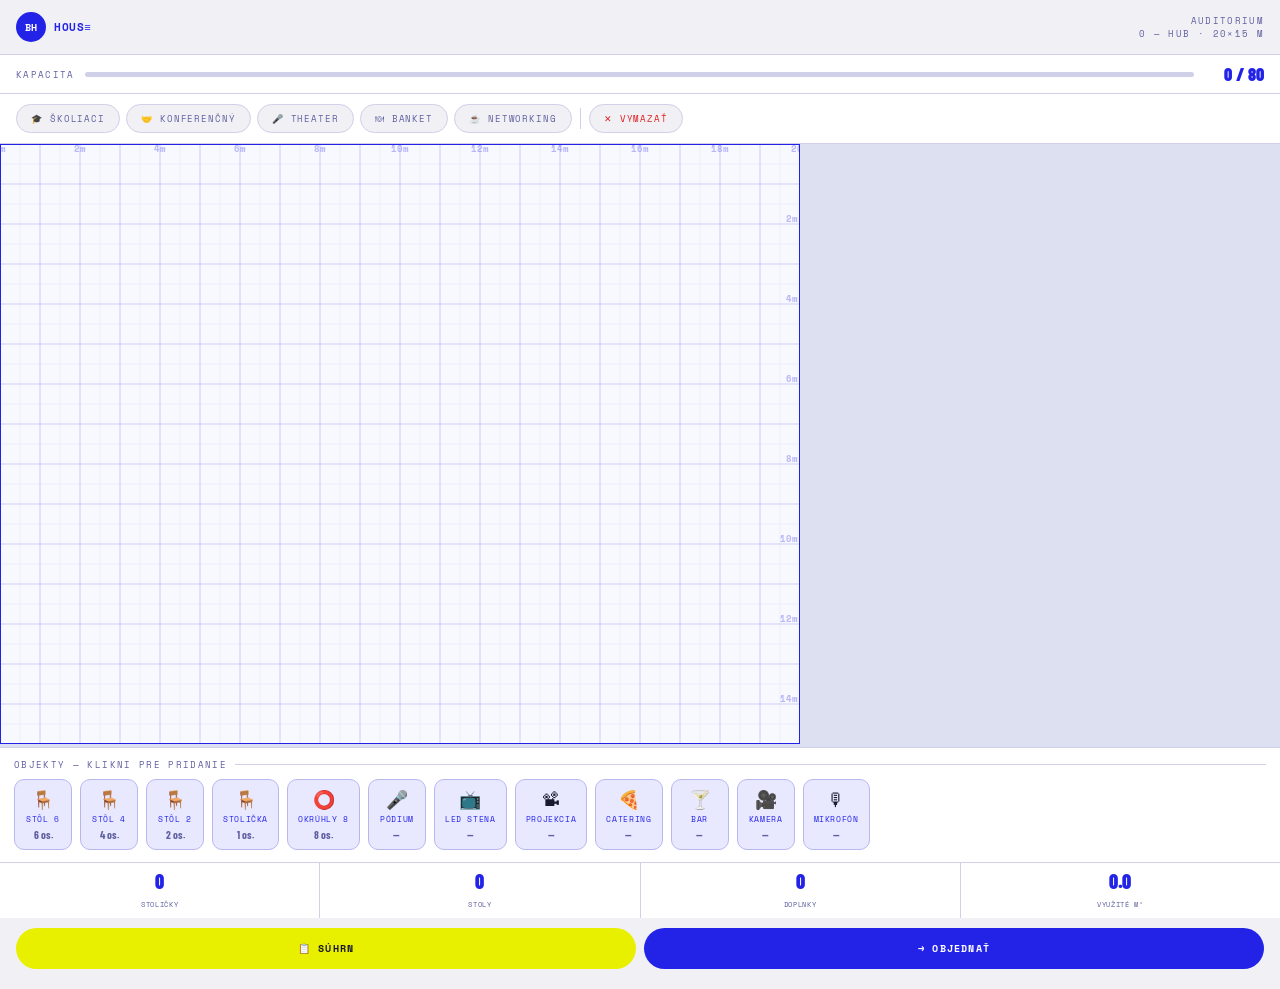
<file: public/auditorium-configurator.html>
<!DOCTYPE html>
<html lang="sk">
<head>
<meta charset="UTF-8">
<meta name="viewport" content="width=device-width, initial-scale=1.0, maximum-scale=1.0, user-scalable=no">
<title>BH — Auditorium Konfigurátor</title>
<link href="https://fonts.googleapis.com/css2?family=Space+Mono:wght@400;700&family=Barlow+Condensed:wght@700;800;900&family=Barlow:wght@400;600;700&display=swap" rel="stylesheet">
<style>
:root {
  --bg: #f0f0f5;
  --white: #fff;
  --blue: #2323e8;
  --blue-dk: #1818b0;
  --blue-lt: #e8e8ff;
  --blue-md: #b8b8f0;
  --yellow: #e8f000;
  --text: #1a1a2e;
  --muted: #6060a0;
  --border: #d0d0e8;
  --green: #00b050;
  --orange: #f08000;
  --red: #e02020;
  --r: 12px;
}
*{box-sizing:border-box;margin:0;padding:0;-webkit-tap-highlight-color:transparent;user-select:none;}
body{font-family:'Barlow',sans-serif;background:var(--bg);color:var(--text);min-height:100vh;display:flex;flex-direction:column;overflow-x:hidden;}

/* NAV */
.nav{display:flex;align-items:center;justify-content:space-between;padding:12px 16px;background:rgba(240,240,245,.97);backdrop-filter:blur(16px);border-bottom:1px solid var(--border);position:sticky;top:0;z-index:200;flex-shrink:0;}
.bh-logo{display:flex;align-items:center;gap:8px;}
.bh-mark{width:30px;height:30px;background:var(--blue);border-radius:50%;display:flex;align-items:center;justify-content:center;font-family:'Space Mono',monospace;font-size:10px;font-weight:700;color:#fff;flex-shrink:0;}
.bh-name{font-family:'Space Mono',monospace;font-size:11px;font-weight:700;color:var(--blue);letter-spacing:.05em;text-transform:uppercase;}
.nav-room{font-family:'Space Mono',monospace;font-size:9px;color:var(--muted);letter-spacing:.15em;text-transform:uppercase;text-align:right;}

/* CAPACITY BAR */
.cap-strip{display:flex;align-items:center;gap:10px;padding:8px 16px;background:var(--white);border-bottom:1px solid var(--border);flex-shrink:0;}
.cap-lbl{font-family:'Space Mono',monospace;font-size:9px;color:var(--muted);letter-spacing:.15em;text-transform:uppercase;white-space:nowrap;}
.cap-track{flex:1;height:5px;background:var(--border);border-radius:3px;overflow:hidden;}
.cap-fill{height:100%;background:var(--blue);border-radius:3px;transition:width .3s,background .3s;}
.cap-fill.warn{background:var(--orange);}
.cap-fill.over{background:var(--red);}
.cap-val{font-family:'Barlow Condensed',sans-serif;font-weight:900;font-size:18px;color:var(--blue);white-space:nowrap;min-width:60px;text-align:right;}
.cap-val.warn{color:var(--orange);}
.cap-val.over{color:var(--red);}

/* PRESETS */
.presets{display:flex;gap:6px;padding:10px 16px;overflow-x:auto;background:var(--white);border-bottom:1px solid var(--border);flex-shrink:0;}
.presets::-webkit-scrollbar{height:0;}
.preset-btn{flex-shrink:0;padding:7px 14px;border-radius:100px;border:1.5px solid var(--border);background:var(--bg);font-family:'Space Mono',monospace;font-size:9px;letter-spacing:.1em;text-transform:uppercase;color:var(--muted);cursor:pointer;transition:all .2s;white-space:nowrap;}
.preset-btn:hover{border-color:var(--blue);color:var(--blue);}
.preset-btn.active{background:var(--blue);border-color:var(--blue);color:#fff;}
.preset-sep{width:1px;background:var(--border);flex-shrink:0;margin:4px 2px;}
.clear-btn{flex-shrink:0;padding:7px 14px;border-radius:100px;border:1.5px solid var(--border);background:var(--bg);font-family:'Space Mono',monospace;font-size:9px;letter-spacing:.1em;text-transform:uppercase;color:var(--red);cursor:pointer;transition:all .2s;white-space:nowrap;}
.clear-btn:hover{border-color:var(--red);background:#fff0f0;}

/* CANVAS AREA */
.canvas-wrap{flex:1;overflow:auto;position:relative;background:#dde0f0;}
.canvas-wrap::-webkit-scrollbar{width:4px;height:4px;}
.canvas-wrap::-webkit-scrollbar-thumb{background:var(--blue-md);border-radius:2px;}
#canvas{position:relative;background:var(--white);touch-action:none;}

/* PALETTE */
.palette{background:var(--white);border-top:1px solid var(--border);padding:10px 14px;flex-shrink:0;}
.pal-label{font-family:'Space Mono',monospace;font-size:9px;color:var(--muted);letter-spacing:.15em;text-transform:uppercase;margin-bottom:8px;display:flex;align-items:center;gap:8px;}
.pal-label::after{content:'';flex:1;height:1px;background:var(--border);}
.pal-scroll{display:flex;gap:8px;overflow-x:auto;padding-bottom:2px;}
.pal-scroll::-webkit-scrollbar{height:3px;}
.pal-scroll::-webkit-scrollbar-thumb{background:var(--border);border-radius:2px;}
.pi{flex-shrink:0;display:flex;flex-direction:column;align-items:center;gap:4px;background:var(--blue-lt);border:1.5px solid var(--blue-md);border-radius:10px;padding:8px 10px;cursor:pointer;transition:all .15s;min-width:58px;}
.pi:hover{background:var(--blue);border-color:var(--blue);transform:translateY(-2px);}
.pi:hover .pi-n,.pi:hover .pi-d{color:#fff;}
.pi-ico{font-size:18px;}
.pi-n{font-family:'Space Mono',monospace;font-size:8px;color:var(--blue);text-transform:uppercase;letter-spacing:.08em;text-align:center;line-height:1.3;}
.pi-d{font-family:'Barlow Condensed',sans-serif;font-size:11px;font-weight:700;color:var(--muted);}

/* STATS */
.stats-strip{display:flex;gap:0;background:var(--white);border-top:1px solid var(--border);flex-shrink:0;}
.stat-box{flex:1;padding:8px 10px;text-align:center;border-right:1px solid var(--border);}
.stat-box:last-child{border-right:none;}
.stat-n{font-family:'Barlow Condensed',sans-serif;font-size:20px;font-weight:900;color:var(--blue);display:block;line-height:1;}
.stat-l{font-family:'Space Mono',monospace;font-size:7px;color:var(--muted);text-transform:uppercase;letter-spacing:.1em;}

/* ORDER BTN */
.order-strip{padding:10px 16px 20px;background:var(--bg);display:flex;gap:8px;flex-shrink:0;}
.obtn{flex:1;padding:13px;border-radius:100px;border:none;font-family:'Space Mono',monospace;font-size:10px;font-weight:700;letter-spacing:.12em;text-transform:uppercase;cursor:pointer;transition:all .2s;display:flex;align-items:center;justify-content:center;gap:6px;}
.obtn.pri{background:var(--blue);color:#fff;}
.obtn.pri:hover{background:var(--blue-dk);transform:translateY(-1px);}
.obtn.sec{background:var(--yellow);color:var(--text);}

/* TOAST */
.toast{position:fixed;bottom:80px;left:50%;transform:translateX(-50%) translateY(16px);background:var(--text);color:#fff;font-family:'Space Mono',monospace;font-size:9px;letter-spacing:.1em;padding:9px 18px;border-radius:100px;opacity:0;transition:all .3s;pointer-events:none;z-index:999;white-space:nowrap;}
.toast.on{opacity:1;transform:translateX(-50%) translateY(0);}

/* TOOLTIP on hover */
.furn-tooltip{position:fixed;background:var(--blue);color:#fff;font-family:'Space Mono',monospace;font-size:9px;letter-spacing:.1em;padding:5px 10px;border-radius:6px;pointer-events:none;z-index:500;display:none;white-space:nowrap;}

/* MODAL */
.modal-ov{position:fixed;inset:0;background:rgba(10,10,30,.5);z-index:400;display:none;align-items:flex-end;backdrop-filter:blur(4px);}
.modal-ov.open{display:flex;}
.modal{background:var(--white);width:100%;border-radius:20px 20px 0 0;padding:22px 22px 36px;animation:sup .3s cubic-bezier(.2,.8,.3,1);}
@keyframes sup{from{transform:translateY(100%)}to{transform:translateY(0)}}
.mhandle{width:36px;height:4px;background:var(--border);border-radius:2px;margin:0 auto 18px;}
.mtitle{font-family:'Barlow Condensed',sans-serif;font-size:26px;font-weight:900;color:var(--blue);text-transform:uppercase;margin-bottom:16px;}
.msum{background:var(--blue);border-radius:var(--r);padding:14px;margin-bottom:16px;}
.msum-row{display:flex;justify-content:space-between;font-family:'Space Mono',monospace;font-size:10px;color:rgba(255,255,255,.65);padding:3px 0;}
.msum-sep{height:1px;background:rgba(255,255,255,.15);margin:8px 0;}
.msum-total{display:flex;justify-content:space-between;align-items:baseline;}
.msum-tlbl{font-family:'Space Mono',monospace;font-size:9px;color:rgba(255,255,255,.5);letter-spacing:.15em;text-transform:uppercase;}
.msum-tnum{font-family:'Barlow Condensed',sans-serif;font-size:38px;font-weight:900;color:var(--yellow);}
.mfields{display:flex;flex-direction:column;gap:8px;margin-bottom:14px;}
.mf{background:var(--bg);border:1.5px solid var(--border);border-radius:var(--r);padding:12px 14px;transition:border-color .2s;}
.mf:focus-within{border-color:var(--blue);}
.mf label{display:block;font-family:'Space Mono',monospace;font-size:8px;color:var(--muted);letter-spacing:.15em;text-transform:uppercase;margin-bottom:5px;}
.mf input,.mf textarea{background:none;border:none;outline:none;font-family:'Barlow',sans-serif;font-size:15px;font-weight:600;color:var(--text);width:100%;resize:none;}
.mf textarea{min-height:50px;}
</style>
</head>
<body>

<nav class="nav">
  <div class="bh-logo">
    <div class="bh-mark">BH</div>
    <div class="bh-name">HOUS≡</div>
  </div>
  <div class="nav-room">Auditorium<br>0 — HUB · 20×15 m</div>
</nav>

<div class="cap-strip">
  <div class="cap-lbl">Kapacita</div>
  <div class="cap-track"><div class="cap-fill" id="cap-fill" style="width:0%"></div></div>
  <div class="cap-val" id="cap-val">0 / 80</div>
</div>

<!-- PRESETS -->
<div class="presets">
  <button class="preset-btn" onclick="applyPreset('skoliaci')">🎓 Školiaci</button>
  <button class="preset-btn" onclick="applyPreset('konferencny')">🤝 Konferenčný</button>
  <button class="preset-btn" onclick="applyPreset('theater')">🎤 Theater</button>
  <button class="preset-btn" onclick="applyPreset('banket')">🍽 Banket</button>
  <button class="preset-btn" onclick="applyPreset('networking')">☕ Networking</button>
  <div class="preset-sep"></div>
  <button class="clear-btn" onclick="clearAll()">✕ Vymazať</button>
</div>

<!-- CANVAS -->
<div class="canvas-wrap" id="canvas-wrap">
  <canvas id="canvas"></canvas>
</div>

<!-- PALETTE -->
<div class="palette">
  <div class="pal-label">Objekty — klikni pre pridanie</div>
  <div class="pal-scroll">
    <div class="pi" onclick="addItem('table6')"><span class="pi-ico">🪑</span><span class="pi-n">Stôl 6</span><span class="pi-d">6 os.</span></div>
    <div class="pi" onclick="addItem('table4')"><span class="pi-ico">🪑</span><span class="pi-n">Stôl 4</span><span class="pi-d">4 os.</span></div>
    <div class="pi" onclick="addItem('table2')"><span class="pi-ico">🪑</span><span class="pi-n">Stôl 2</span><span class="pi-d">2 os.</span></div>
    <div class="pi" onclick="addItem('chair')"><span class="pi-ico">🪑</span><span class="pi-n">Stolička</span><span class="pi-d">1 os.</span></div>
    <div class="pi" onclick="addItem('roundtable8')"><span class="pi-ico">⭕</span><span class="pi-n">Okrúhly 8</span><span class="pi-d">8 os.</span></div>
    <div class="pi" onclick="addItem('stage')"><span class="pi-ico">🎤</span><span class="pi-n">Pódium</span><span class="pi-d">—</span></div>
    <div class="pi" onclick="addItem('ledwall')"><span class="pi-ico">📺</span><span class="pi-n">LED stena</span><span class="pi-d">—</span></div>
    <div class="pi" onclick="addItem('projection')"><span class="pi-ico">📽</span><span class="pi-n">Projekcia</span><span class="pi-d">—</span></div>
    <div class="pi" onclick="addItem('catering')"><span class="pi-ico">🍕</span><span class="pi-n">Catering</span><span class="pi-d">—</span></div>
    <div class="pi" onclick="addItem('bar')"><span class="pi-ico">🍸</span><span class="pi-n">Bar</span><span class="pi-d">—</span></div>
    <div class="pi" onclick="addItem('camera')"><span class="pi-ico">🎥</span><span class="pi-n">Kamera</span><span class="pi-d">—</span></div>
    <div class="pi" onclick="addItem('mic')"><span class="pi-ico">🎙</span><span class="pi-n">Mikrofón</span><span class="pi-d">—</span></div>
  </div>
</div>

<!-- STATS -->
<div class="stats-strip">
  <div class="stat-box"><span class="stat-n" id="s-chairs">0</span><span class="stat-l">Stoličky</span></div>
  <div class="stat-box"><span class="stat-n" id="s-tables">0</span><span class="stat-l">Stoly</span></div>
  <div class="stat-box"><span class="stat-n" id="s-extra">0</span><span class="stat-l">Doplnky</span></div>
  <div class="stat-box"><span class="stat-n" id="s-m2">0</span><span class="stat-l">Využité m²</span></div>
</div>

<div class="order-strip">
  <button class="obtn sec" onclick="openModal()">📋 Súhrn</button>
  <button class="obtn pri" onclick="openModal()">→ Objednať</button>
</div>

<div class="furn-tooltip" id="tooltip"></div>
<div class="toast" id="toast"></div>

<!-- MODAL -->
<div class="modal-ov" id="modal" onclick="if(event.target===this)closeModal()">
  <div class="modal">
    <div class="mhandle"></div>
    <div class="mtitle">Objednávka</div>
    <div class="msum" id="msum"></div>
    <div class="mfields">
      <div class="mf"><label>Meno</label><input type="text" placeholder="Ján Novák" id="fn"></div>
      <div class="mf"><label>E-mail</label><input type="email" placeholder="jan@firma.sk" id="fe"></div>
      <div class="mf"><label>Dátum eventu</label><input type="date" id="fd"></div>
      <div class="mf"><label>Poznámka</label><textarea placeholder="Počet hostí, čas..."></textarea></div>
    </div>
    <button class="obtn pri" style="width:100%;padding:14px;" onclick="submitOrder()">📨 Odoslať dopyt</button>
  </div>
</div>

<script>
const ROOM = {
  widthM: 20, heightM: 15,
  cellM: 0.5,
  maxCap: 80,
  name: 'Auditorium',
  floor: '0 — HUB'
};

let PX_PER_M = 30;
let CELL;

const COLS = ROOM.widthM / ROOM.cellM;
const ROWS = ROOM.heightM / ROOM.cellM;

const FURN = {
  table6: {
    label:'Stôl 6-miestny', wM:1.8, hM:0.8, cap:6, type:'table',
    color:'#d0d0f8', stroke:'#2323e8', chairs:[
      {s:'top',n:3},{s:'bottom',n:3}
    ]
  },
  table4: {
    label:'Stôl 4-miestny', wM:1.4, hM:0.7, cap:4, type:'table',
    color:'#dde0ff', stroke:'#2323e8', chairs:[
      {s:'top',n:2},{s:'bottom',n:2}
    ]
  },
  table2: {
    label:'Stôl 2-miestny', wM:0.8, hM:0.7, cap:2, type:'table',
    color:'#e8eaff', stroke:'#2323e8', chairs:[
      {s:'top',n:1},{s:'bottom',n:1}
    ]
  },
  chair: {
    label:'Stolička', wM:0.5, hM:0.5, cap:1, type:'chair',
    color:'#c8c8f0', stroke:'#2323e8', chairs:[]
  },
  roundtable8: {
    label:'Okrúhly stôl 8', wM:1.6, hM:1.6, cap:8, type:'roundtable',
    color:'#d0d0f8', stroke:'#2323e8', chairs:[]
  },
  stage: {
    label:'Pódium / Stage', wM:4.0, hM:1.2, cap:0, type:'stage',
    color:'#1a1a2e', stroke:'#2323e8', chairs:[]
  },
  ledwall: {
    label:'LED stena', wM:4.0, hM:0.3, cap:0, type:'screen',
    color:'#0a0a20', stroke:'#00e5ff', chairs:[]
  },
  projection: {
    label:'Projekcia / Plátno', wM:3.0, hM:0.2, cap:0, type:'screen',
    color:'#1a1a30', stroke:'#e8f000', chairs:[]
  },
  catering: {
    label:'Catering stôl', wM:1.8, hM:0.6, cap:0, type:'service',
    color:'#fff8e0', stroke:'#c8a000', chairs:[]
  },
  bar: {
    label:'Bar / Bufet', wM:2.0, hM:0.6, cap:0, type:'service',
    color:'#fff0f8', stroke:'#c020a0', chairs:[]
  },
  camera: {
    label:'Kamera', wM:0.5, hM:0.5, cap:0, type:'tech',
    color:'#1a1a2e', stroke:'#00e5ff', chairs:[]
  },
  mic: {
    label:'Mikrofón / Pult', wM:0.5, hM:0.5, cap:0, type:'tech',
    color:'#2323e8', stroke:'#e8f000', chairs:[]
  }
};

const PRESETS = {
  skoliaci: () => {
    clearAll(true);
    place('stage', 8, 1);
    place('ledwall', 8, 0);
    const rows = [[5],[12],[19]];
    rows.forEach(r => {
      place('table6', 4, r[0]);
      place('table6', 4, r[0]+4);
      place('table6', 18, r[0]);
      place('table6', 18, r[0]+4);
    });
    toast('Školiaci preset aplikovaný');
  },
  konferencny: () => {
    clearAll(true);
    place('ledwall', 9, 0);
    for(let c=6;c<=28;c+=5) place('table6',c,3);
    place('table6',3,8); place('table6',3,13); place('table6',3,18);
    place('table6',31,8); place('table6',31,13); place('table6',31,18);
    toast('Konferenčný U-tvar aplikovaný');
  },
  theater: () => {
    clearAll(true);
    place('stage', 8, 0);
    place('ledwall', 8, 2);
    for(let r=5;r<=26;r+=3){
      for(let c=3;c<=36;c+=2){
        place('chair',c,r);
      }
    }
    toast('Theater preset aplikovaný');
  },
  banket: () => {
    clearAll(true);
    place('ledwall', 10, 0);
    place('catering', 3, 1);
    place('catering', 3, 4);
    place('bar', 30, 1);
    const positions = [
      [5,5],[15,5],[25,5],
      [5,14],[15,14],[25,14],
      [10,22],[20,22]
    ];
    positions.forEach(([c,r]) => place('roundtable8',c,r));
    toast('Banket preset aplikovaný');
  },
  networking: () => {
    clearAll(true);
    place('ledwall', 10, 0);
    place('bar', 30, 1);
    place('catering', 3, 1);
    place('catering', 3, 5);
    [[5,6],[14,4],[24,6],[8,16],[19,14],[28,16]].forEach(([c,r])=>place('table4',c,r));
    [[10,10],[20,8]].forEach(([c,r])=>place('roundtable8',c,r));
    toast('Networking preset aplikovaný');
  }
};

let items = [];
let uid = 0;
let selected = null;
let dragging = null;
let hoveredUid = null;

const canvas = document.getElementById('canvas');
const ctx = canvas.getContext('2d');
const wrap = document.getElementById('canvas-wrap');

function resize() {
  const wrapW = wrap.clientWidth;
  PX_PER_M = Math.max(20, Math.min(40, (wrapW - 32) / ROOM.widthM));
  CELL = PX_PER_M * ROOM.cellM;

  const cw = Math.round(COLS * CELL);
  const ch = Math.round(ROWS * CELL);
  canvas.width = cw;
  canvas.height = ch;
  canvas.style.width = cw + 'px';
  canvas.style.height = ch + 'px';
  draw();
}

function draw() {
  const cw = canvas.width, ch = canvas.height;
  ctx.clearRect(0,0,cw,ch);

  ctx.fillStyle = '#f8f8ff';
  ctx.fillRect(0,0,cw,ch);

  ctx.strokeStyle = 'rgba(35,35,232,0.08)';
  ctx.lineWidth = 0.5;
  for(let c=0;c<=COLS;c++){
    ctx.beginPath(); ctx.moveTo(c*CELL,0); ctx.lineTo(c*CELL,ch); ctx.stroke();
  }
  for(let r=0;r<=ROWS;r++){
    ctx.beginPath(); ctx.moveTo(0,r*CELL); ctx.lineTo(cw,r*CELL); ctx.stroke();
  }

  ctx.strokeStyle = 'rgba(35,35,232,0.15)';
  ctx.lineWidth = 1;
  for(let c=0;c<=COLS;c+=2){
    ctx.beginPath(); ctx.moveTo(c*CELL,0); ctx.lineTo(c*CELL,ch); ctx.stroke();
  }
  for(let r=0;r<=ROWS;r+=2){
    ctx.beginPath(); ctx.moveTo(0,r*CELL); ctx.lineTo(cw,r*CELL); ctx.stroke();
  }

  ctx.fillStyle = 'rgba(35,35,232,0.3)';
  ctx.font = `bold ${Math.max(7,CELL*0.45)}px Space Mono`;
  ctx.textAlign = 'center';
  for(let c=0;c<=COLS;c+=4){
    ctx.fillText((c*ROOM.cellM)+'m', c*CELL, 8);
  }
  ctx.textAlign = 'right';
  for(let r=0;r<=ROWS;r+=4){
    if(r>0) ctx.fillText((r*ROOM.cellM)+'m', cw-2, r*CELL-2);
  }

  ctx.strokeStyle = '#2323e8';
  ctx.lineWidth = 2;
  ctx.strokeRect(0,0,cw,ch);

  const sorted = [...items].sort((a,b)=>(a.uid===selected?1:0)-(b.uid===selected?1:0));
  sorted.forEach(item => drawItem(item));
}

function drawItem(item) {
  const f = FURN[item.furnId];
  if(!f) return;
  const x = item.col * CELL;
  const y = item.row * CELL;
  const w = Math.round((f.wM / ROOM.cellM) * CELL);
  const h = Math.round((f.hM / ROOM.cellM) * CELL);
  const isSel = item.uid === selected;
  const isHov = item.uid === hoveredUid;

  ctx.save();

  if(isSel) {
    ctx.shadowColor = 'rgba(35,35,232,0.35)';
    ctx.shadowBlur = 10;
  }

  if(f.type === 'table' && f.chairs.length > 0) {
    drawChairs(f, x, y, w, h, isSel);
  }

  if(f.type === 'roundtable') {
    drawRoundChairs(x, y, w, h, f.cap, isSel);
  }

  ctx.shadowBlur = 0;

  if(f.type === 'roundtable') {
    ctx.beginPath();
    ctx.arc(x+w/2, y+h/2, w/2, 0, Math.PI*2);
    ctx.fillStyle = f.color;
    ctx.fill();
    ctx.strokeStyle = isSel ? '#e8f000' : f.stroke;
    ctx.lineWidth = isSel ? 2.5 : 1.5;
    ctx.stroke();
  } else if(f.type === 'stage') {
    ctx.fillStyle = f.color;
    ctx.beginPath();
    ctx.roundRect(x, y, w, h, 4);
    ctx.fill();
    ctx.strokeStyle = isSel ? '#e8f000' : f.stroke;
    ctx.lineWidth = isSel ? 2.5 : 1.5;
    ctx.stroke();
    ctx.fillStyle = '#e8f000';
    ctx.font = `bold ${Math.max(8,CELL*0.5)}px Barlow Condensed`;
    ctx.textAlign = 'center';
    ctx.fillText('STAGE / PÓDIUM', x+w/2, y+h/2+4);
  } else if(f.type === 'screen') {
    ctx.fillStyle = f.color;
    ctx.beginPath();
    ctx.roundRect(x, y, w, h, 2);
    ctx.fill();
    ctx.strokeStyle = isSel ? '#ffffff' : f.stroke;
    ctx.lineWidth = isSel ? 2.5 : 1.5;
    ctx.stroke();
    ctx.shadowColor = f.stroke;
    ctx.shadowBlur = 6;
    ctx.strokeRect(x+1,y+1,w-2,h-2);
    ctx.shadowBlur = 0;
  } else if(f.type === 'service') {
    ctx.fillStyle = f.color;
    ctx.beginPath();
    ctx.roundRect(x, y, w, h, 3);
    ctx.fill();
    ctx.strokeStyle = isSel ? '#2323e8' : f.stroke;
    ctx.lineWidth = isSel ? 2.5 : 1.5;
    ctx.stroke();
    ctx.fillStyle = f.stroke;
    const dotCount = Math.floor(w / (CELL*1.2));
    for(let i=0;i<dotCount;i++){
      ctx.beginPath();
      ctx.arc(x + (i+1)*(w/(dotCount+1)), y+h*0.65, Math.max(2,CELL*0.12), 0, Math.PI*2);
      ctx.fill();
    }
  } else if(f.type === 'tech') {
    ctx.fillStyle = f.color;
    ctx.beginPath();
    ctx.roundRect(x, y, w, h, 3);
    ctx.fill();
    ctx.strokeStyle = isSel ? '#e8f000' : f.stroke;
    ctx.lineWidth = isSel ? 2.5 : 1.5;
    ctx.stroke();
    ctx.fillStyle = f.stroke;
    ctx.font = `${Math.max(8,CELL*0.7)}px sans-serif`;
    ctx.textAlign = 'center';
    ctx.fillText(item.furnId==='camera'?'🎥':'🎙', x+w/2, y+h/2+4);
  } else {
    ctx.fillStyle = f.color;
    ctx.beginPath();
    ctx.roundRect(x, y, w, h, 3);
    ctx.fill();
    ctx.strokeStyle = isSel ? '#e8f000' : f.stroke;
    ctx.lineWidth = isSel ? 2.5 : 1.5;
    ctx.stroke();
  }

  if(f.type === 'table' || f.type === 'roundtable') {
    ctx.fillStyle = '#2323e8';
    ctx.font = `600 ${Math.max(7,CELL*0.45)}px Barlow`;
    ctx.textAlign = 'center';
    ctx.fillText(f.cap+' os.', x+w/2, y+h/2+(f.type==='roundtable'?4:3));
  }

  if(isHov && !isSel) {
    ctx.fillStyle = 'rgba(35,35,232,0.08)';
    ctx.beginPath();
    ctx.roundRect(x,y,w,h,3);
    ctx.fill();
  }

  if(isSel) {
    const hw = 6, hh = 6;
    ctx.fillStyle = '#e8f000';
    [[x-hw/2,y-hh/2],[x+w-hw/2,y-hh/2],[x-hw/2,y+h-hh/2],[x+w-hw/2,y+h-hh/2]].forEach(([hx,hy])=>{
      ctx.beginPath(); ctx.roundRect(hx,hy,hw,hh,1); ctx.fill();
      ctx.strokeStyle='#2323e8'; ctx.lineWidth=1; ctx.stroke();
    });
    const dx = x+w+3, dy = y-3;
    ctx.fillStyle = '#e02020';
    ctx.beginPath(); ctx.arc(dx+6,dy+6,7,0,Math.PI*2); ctx.fill();
    ctx.fillStyle = '#fff';
    ctx.font = 'bold 9px Barlow';
    ctx.textAlign = 'center';
    ctx.fillText('×', dx+6, dy+10);
  }

  if(CELL >= 20) {
    ctx.fillStyle = 'rgba(35,35,232,0.4)';
    ctx.font = `${Math.max(6,CELL*0.3)}px Space Mono`;
    ctx.textAlign = 'left';
    ctx.fillText(`${f.wM}×${f.hM}m`, x+2, y+h-2);
  }

  ctx.restore();
}

function drawChairs(f, x, y, w, h, isSel) {
  const cSize = Math.max(6, CELL * 0.6);
  const cDepth = Math.max(4, CELL * 0.35);
  const stroke = isSel ? 'rgba(35,35,232,0.5)' : 'rgba(35,35,232,0.3)';

  f.chairs.forEach(side => {
    const n = side.n;
    const gap = w / (n + 1);
    for(let i=1;i<=n;i++){
      const cx = x + gap*i - cSize/2;
      ctx.fillStyle = '#e0e0ff';
      ctx.strokeStyle = stroke;
      ctx.lineWidth = 1;
      if(side.s === 'top') {
        ctx.beginPath();
        ctx.roundRect(cx, y - cDepth - 2, cSize, cDepth, 2);
        ctx.fill(); ctx.stroke();
      } else {
        ctx.beginPath();
        ctx.roundRect(cx, y + h + 2, cSize, cDepth, 2);
        ctx.fill(); ctx.stroke();
      }
    }
  });
}

function drawRoundChairs(x, y, w, h, n, isSel) {
  const r = w/2;
  const cx = x + r, cy = y + r;
  const cR = Math.max(5, CELL*0.5);
  const dist = r + cR + 2;
  for(let i=0;i<n;i++){
    const angle = (i/n)*Math.PI*2 - Math.PI/2;
    const chx = cx + Math.cos(angle)*dist;
    const chy = cy + Math.sin(angle)*dist;
    ctx.fillStyle = '#e0e0ff';
    ctx.strokeStyle = isSel ? 'rgba(35,35,232,0.5)' : 'rgba(35,35,232,0.3)';
    ctx.lineWidth = 1;
    ctx.beginPath();
    ctx.arc(chx, chy, cR, 0, Math.PI*2);
    ctx.fill(); ctx.stroke();
  }
}

function place(furnId, col, row) {
  const f = FURN[furnId];
  if(!f) return;
  const wCells = Math.round(f.wM / ROOM.cellM);
  const hCells = Math.round(f.hM / ROOM.cellM);
  col = Math.max(0, Math.min(col, COLS - wCells));
  row = Math.max(0, Math.min(row, ROWS - hCells));
  items.push({uid: uid++, furnId, col, row});
  updateStats(); draw();
}

function addItem(furnId) {
  const f = FURN[furnId];
  if(!f) return;
  const wCells = Math.round(f.wM / ROOM.cellM);
  const hCells = Math.round(f.hM / ROOM.cellM);
  let col = 2, row = 2;
  const n = items.filter(i=>i.furnId===furnId).length;
  const rowsPerLine = Math.max(1, Math.floor((COLS-4) / (wCells+1)));
  col = 2 + (n % rowsPerLine) * (wCells + 1);
  row = 2 + Math.floor(n / rowsPerLine) * (hCells + 2);
  col = Math.min(col, COLS - wCells - 1);
  row = Math.min(row, ROWS - hCells - 1);
  place(furnId, col, row);
  selected = uid - 1;
  toast(f.label + ' pridaný');
}

function clearAll(silent=false) {
  items = []; selected = null;
  document.querySelectorAll('.preset-btn').forEach(b=>b.classList.remove('active'));
  updateStats(); draw();
  if(!silent) toast('Miestnosť vymazaná');
}

function deleteSelected() {
  if(selected===null) return;
  items = items.filter(i=>i.uid!==selected);
  selected = null;
  updateStats(); draw();
}

function applyPreset(name) {
  document.querySelectorAll('.preset-btn').forEach(b=>b.classList.remove('active'));
  event.target.classList.add('active');
  PRESETS[name]();
  updateStats(); draw();
}

function getCell(e) {
  const rect = canvas.getBoundingClientRect();
  const scaleX = canvas.width / rect.width;
  const scaleY = canvas.height / rect.height;
  const cx = (e.touches ? e.touches[0].clientX : e.clientX);
  const cy = (e.touches ? e.touches[0].clientY : e.clientY);
  return {
    col: Math.floor((cx - rect.left) * scaleX / CELL),
    row: Math.floor((cy - rect.top) * scaleY / CELL),
    px: (cx - rect.left) * scaleX,
    py: (cy - rect.top) * scaleY
  };
}

function itemAt(col, row) {
  for(let i=items.length-1;i>=0;i--){
    const item = items[i];
    const f = FURN[item.furnId];
    if(!f) continue;
    const wC = Math.round(f.wM/ROOM.cellM);
    const hC = Math.round(f.hM/ROOM.cellM);
    if(col>=item.col && col<item.col+wC && row>=item.row && row<item.row+hC) return item;
  }
  return null;
}

function isDeleteButton(item, px, py) {
  const f = FURN[item.furnId];
  if(!f) return false;
  const x = item.col * CELL;
  const y = item.row * CELL;
  const w = Math.round((f.wM/ROOM.cellM)*CELL);
  const dx = x+w+3+6, dy = y-3+6;
  return Math.sqrt((px-dx)**2+(py-dy)**2) < 10;
}

canvas.addEventListener('mousedown', onDown);
canvas.addEventListener('touchstart', onDown, {passive:false});
document.addEventListener('mousemove', onMove);
document.addEventListener('touchmove', onMove, {passive:false});
document.addEventListener('mouseup', onUp);
document.addEventListener('touchend', onUp);

function onDown(e) {
  if(e.cancelable) e.preventDefault();
  const {col, row, px, py} = getCell(e);
  const item = itemAt(col, row);

  if(selected !== null) {
    const selItem = items.find(i=>i.uid===selected);
    if(selItem && isDeleteButton(selItem, px, py)) {
      deleteSelected(); return;
    }
  }

  if(item) {
    selected = item.uid;
    dragging = {uid: item.uid, startCol: col, startRow: row, origCol: item.col, origRow: item.row};
  } else {
    selected = null;
  }
  draw();
}

function onMove(e) {
  if(e.cancelable) e.preventDefault();
  const {col, row} = getCell(e);

  if(dragging) {
    const item = items.find(i=>i.uid===dragging.uid);
    if(!item) return;
    const f = FURN[item.furnId];
    const wC = Math.round(f.wM/ROOM.cellM);
    const hC = Math.round(f.hM/ROOM.cellM);
    const dc = col - dragging.startCol;
    const dr = row - dragging.startRow;
    item.col = Math.max(0, Math.min(dragging.origCol+dc, COLS-wC));
    item.row = Math.max(0, Math.min(dragging.origRow+dr, ROWS-hC));
    draw();
    updateTooltip(e, item, f);
  } else {
    const item = itemAt(col,row);
    hoveredUid = item ? item.uid : null;
    draw();
    if(item) {
      const f = FURN[item.furnId];
      updateTooltip(e, item, f);
    } else {
      hideTooltip();
    }
  }
}

function onUp() {
  dragging = null;
  updateStats();
  draw();
}

function updateTooltip(e, item, f) {
  const t = document.getElementById('tooltip');
  const cx = e.touches ? e.touches[0].clientX : e.clientX;
  const cy = e.touches ? e.touches[0].clientY : e.clientY;
  t.textContent = `${f.label} · ${f.wM}×${f.hM}m${f.cap?' · '+f.cap+' os.':''}`;
  t.style.left = (cx+12)+'px';
  t.style.top = (cy-28)+'px';
  t.style.display = 'block';
}
function hideTooltip() { document.getElementById('tooltip').style.display='none'; }

document.addEventListener('keydown', e => {
  if((e.key==='Delete'||e.key==='Backspace') && selected!==null && document.activeElement.tagName!=='INPUT') {
    deleteSelected();
  }
  if(e.key==='Escape') { selected=null; draw(); }
});

function updateStats() {
  let totalCap=0, chairs=0, tables=0, extra=0, m2=0;
  items.forEach(item=>{
    const f=FURN[item.furnId];
    if(!f) return;
    totalCap += f.cap;
    if(f.type==='chair') chairs++;
    else if(f.type==='table'||f.type==='roundtable'){tables++;chairs+=f.cap;}
    else extra++;
    m2 += f.wM * f.hM;
  });

  const pct = Math.min(100,(totalCap/ROOM.maxCap)*100);
  const fill = document.getElementById('cap-fill');
  const val = document.getElementById('cap-val');
  fill.style.width = pct+'%';
  if(pct>100){fill.className='cap-fill over';val.className='cap-val over';}
  else if(pct>80){fill.className='cap-fill warn';val.className='cap-val warn';}
  else{fill.className='cap-fill';val.className='cap-val';}
  val.textContent = totalCap+' / '+ROOM.maxCap;

  document.getElementById('s-chairs').textContent = chairs;
  document.getElementById('s-tables').textContent = tables;
  document.getElementById('s-extra').textContent = extra;
  document.getElementById('s-m2').textContent = m2.toFixed(1);
}

function openModal() {
  const counts={};
  let cap=0;
  items.forEach(i=>{
    const f=FURN[i.furnId];
    if(!f) return;
    counts[i.furnId]=(counts[i.furnId]||0)+1;
    cap+=f.cap;
  });
  let rows = Object.entries(counts).map(([id,n])=>{
    const f=FURN[id];
    return `<div class="msum-row"><span>${n}× ${f.label}</span><span>${f.cap?n*f.cap+' os.':'—'}</span></div>`;
  }).join('');
  const basePrice = 400;
  document.getElementById('msum').innerHTML=`
    <div class="msum-row"><span>Auditorium · 0 HUB</span><span>20×15 m</span></div>
    ${rows}
    <div class="msum-sep"></div>
    <div class="msum-row"><span>Celková kapacita</span><span>${cap} / ${ROOM.maxCap} os.</span></div>
    <div class="msum-sep"></div>
    <div class="msum-total">
      <div><div class="msum-tlbl">Orientačná cena / deň</div></div>
      <div class="msum-tnum">${basePrice} €</div>
    </div>`;
  document.getElementById('modal').classList.add('open');
}
function closeModal(){document.getElementById('modal').classList.remove('open');}
function submitOrder(){
  const n=document.getElementById('fn').value;
  const em=document.getElementById('fe').value;
  if(!n||!em){toast('Vyplňte meno a e-mail');return;}
  closeModal();
  toast('✓ Dopyt odoslaný! BH-'+Math.floor(10000+Math.random()*90000));
}

let tt;
function toast(msg){
  const t=document.getElementById('toast');
  t.textContent=msg; t.classList.add('on');
  clearTimeout(tt); tt=setTimeout(()=>t.classList.remove('on'),2200);
}

window.addEventListener('resize',()=>{resize();});
resize();
updateStats();
</script>
</body>
</html>
</file>
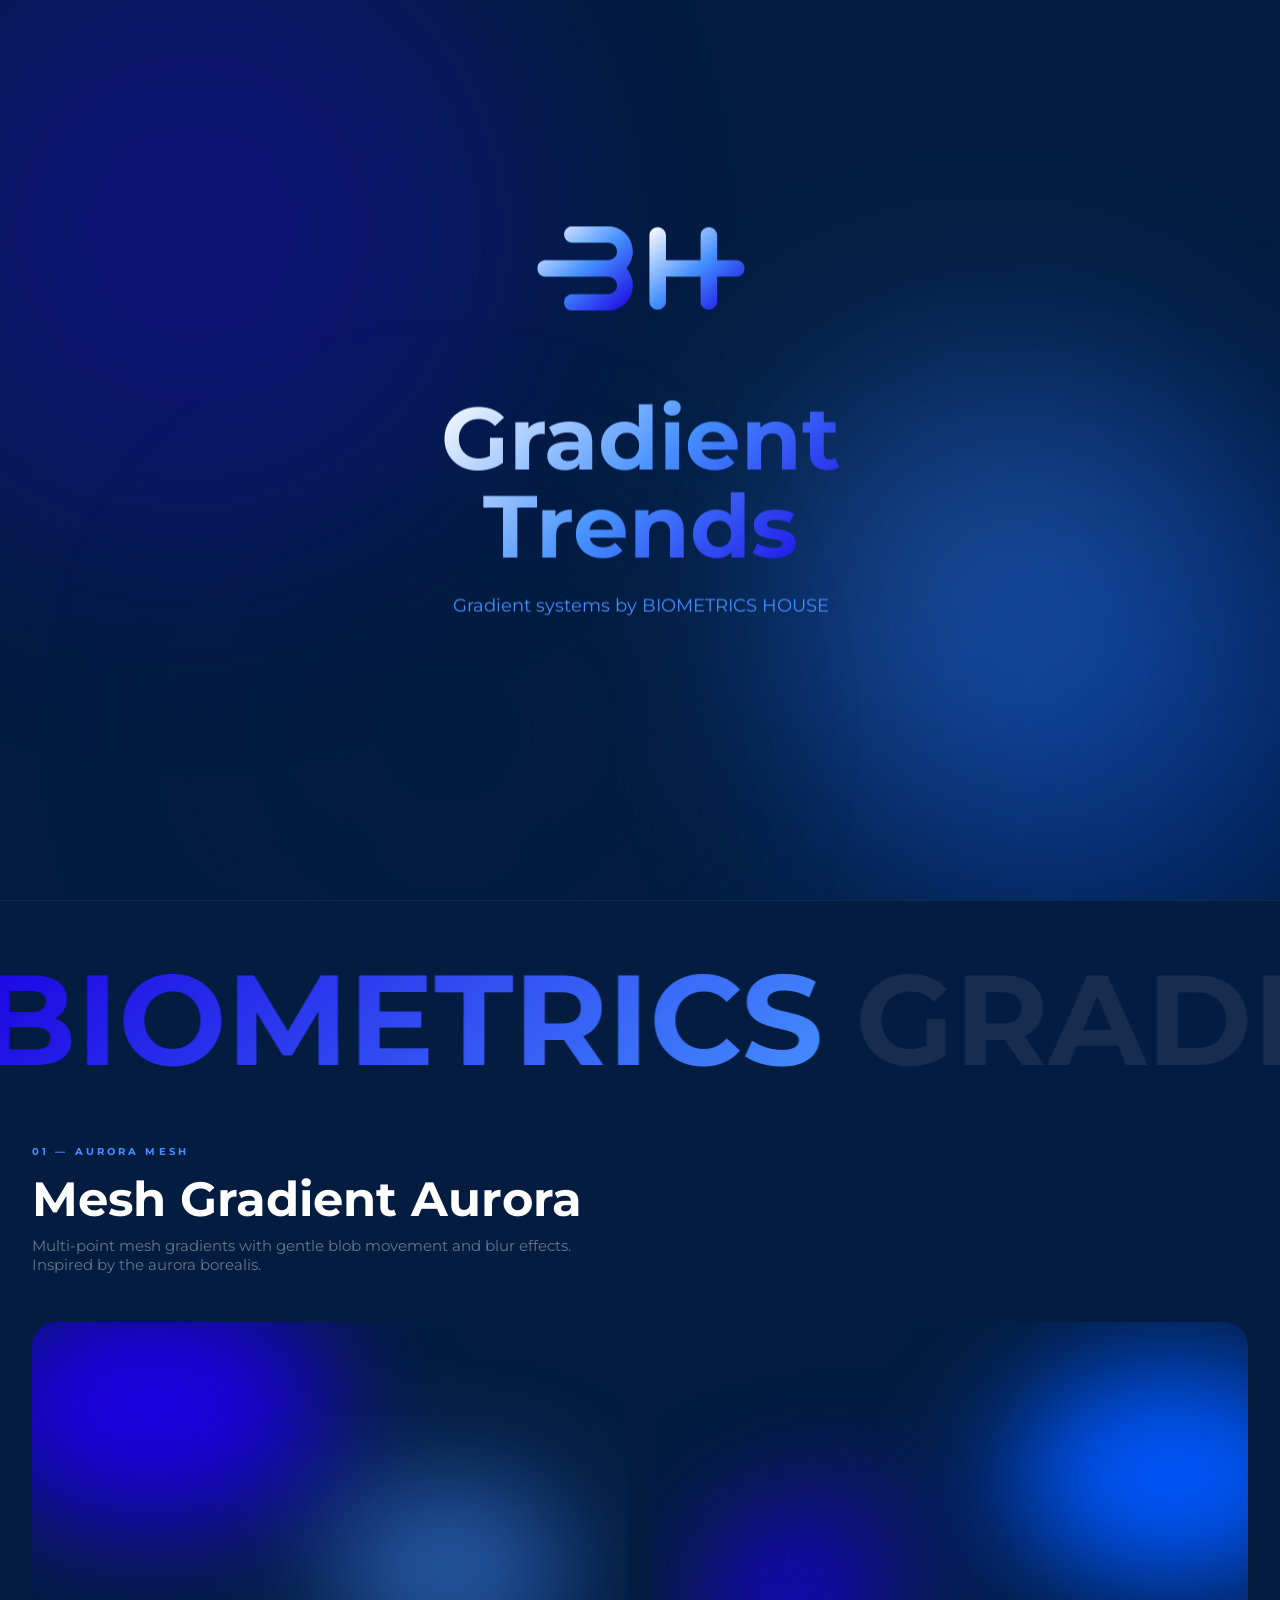
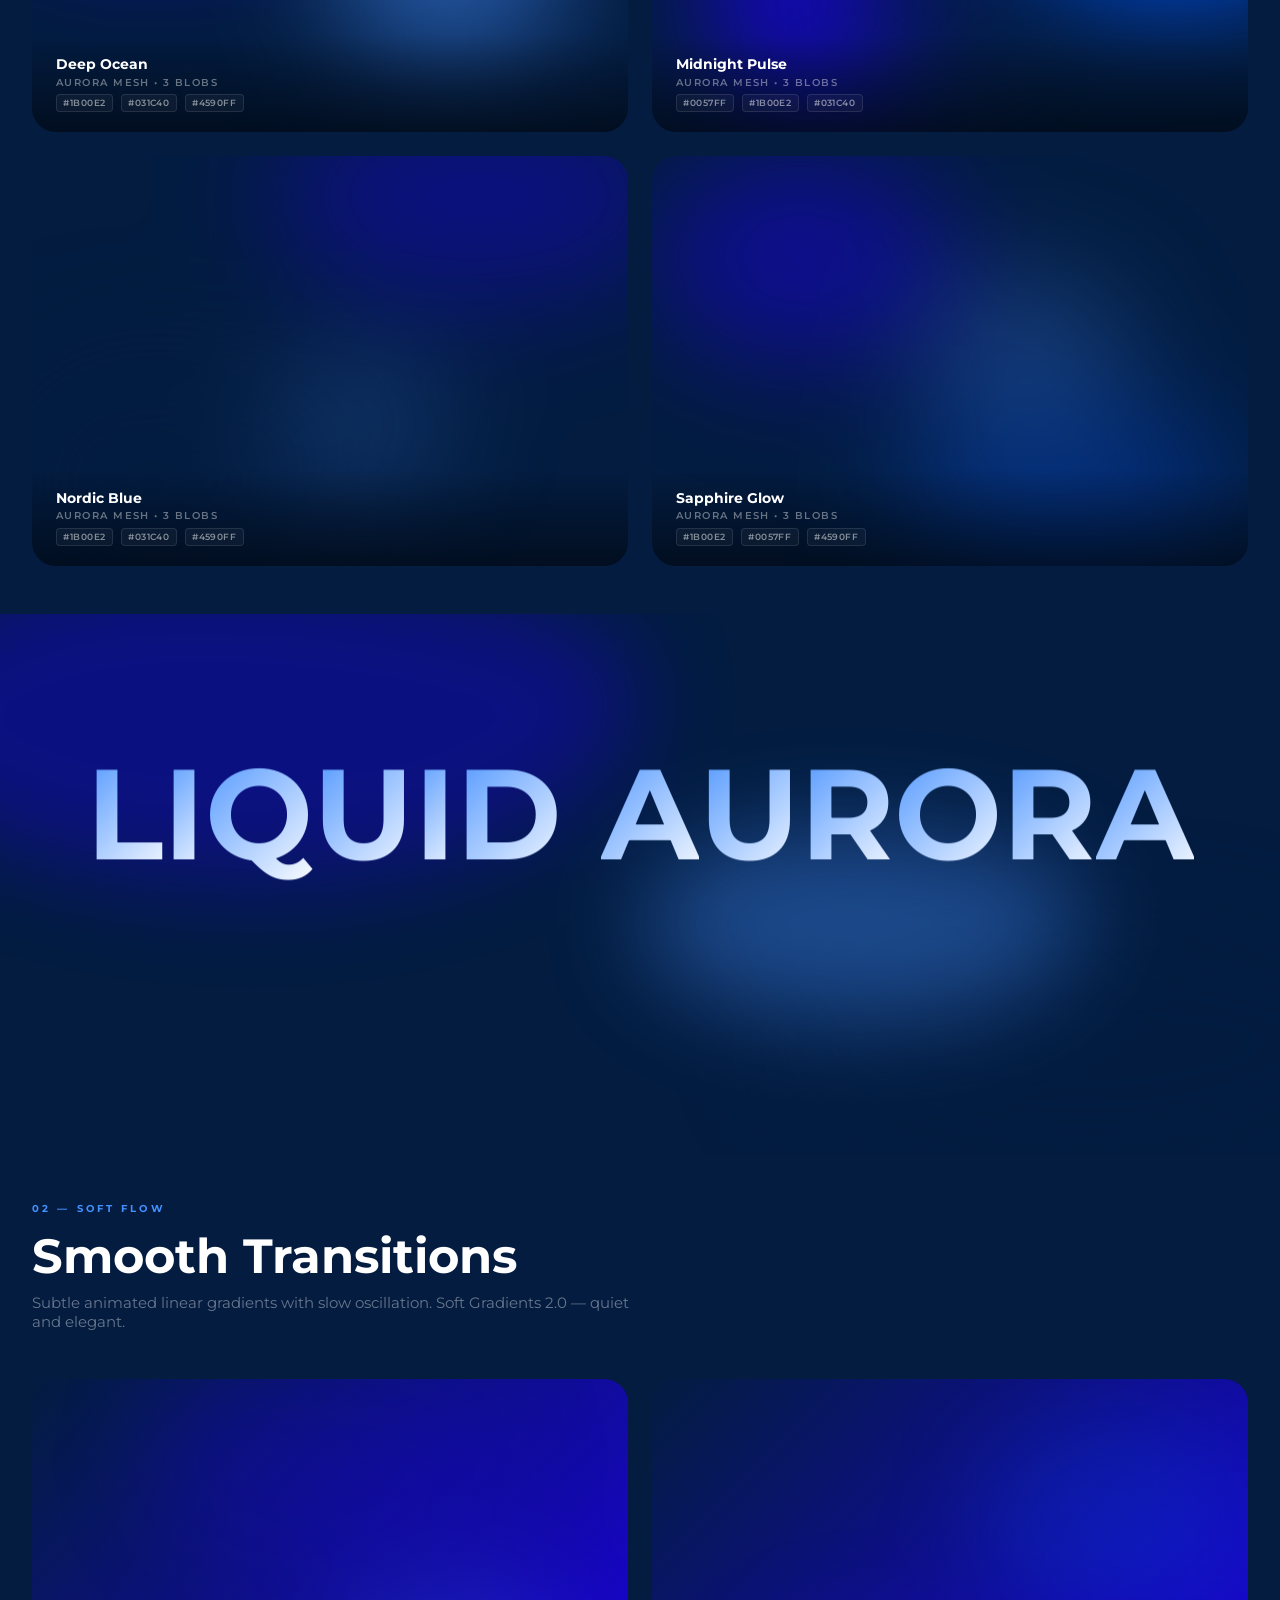
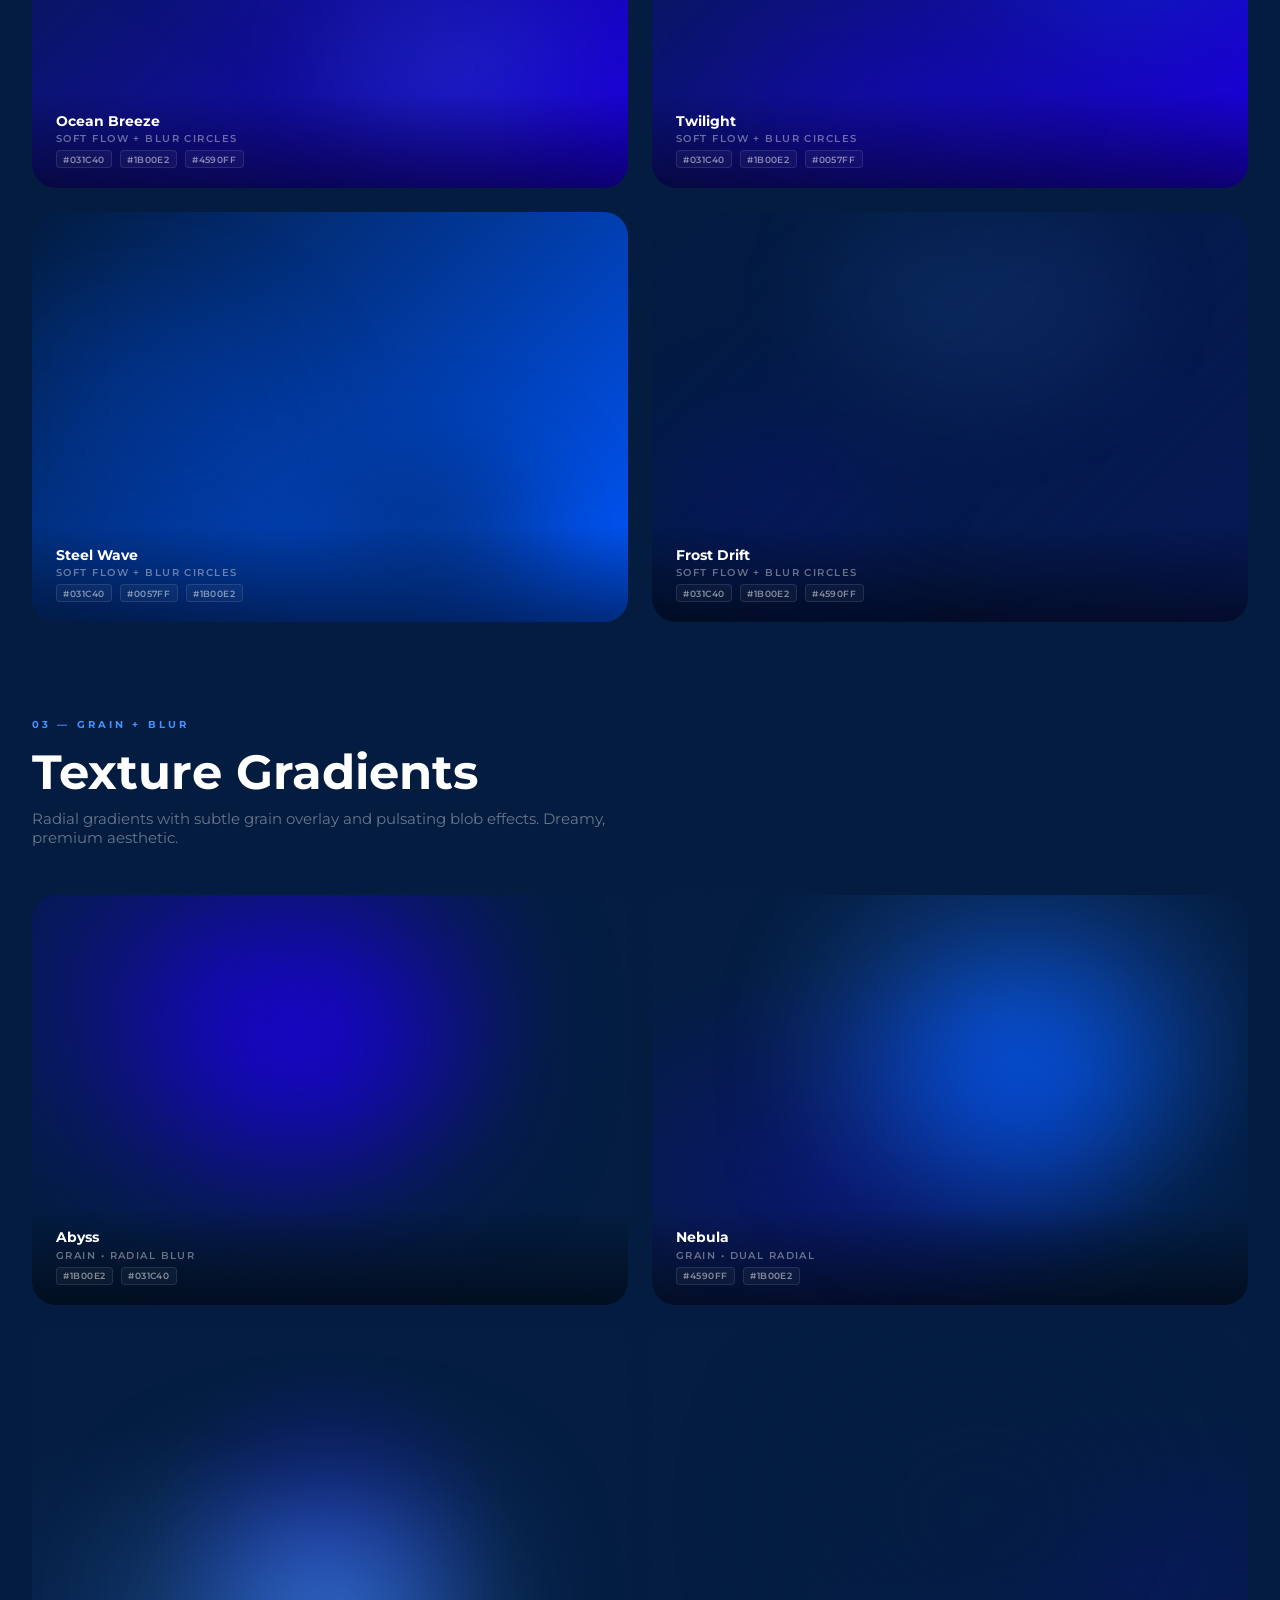
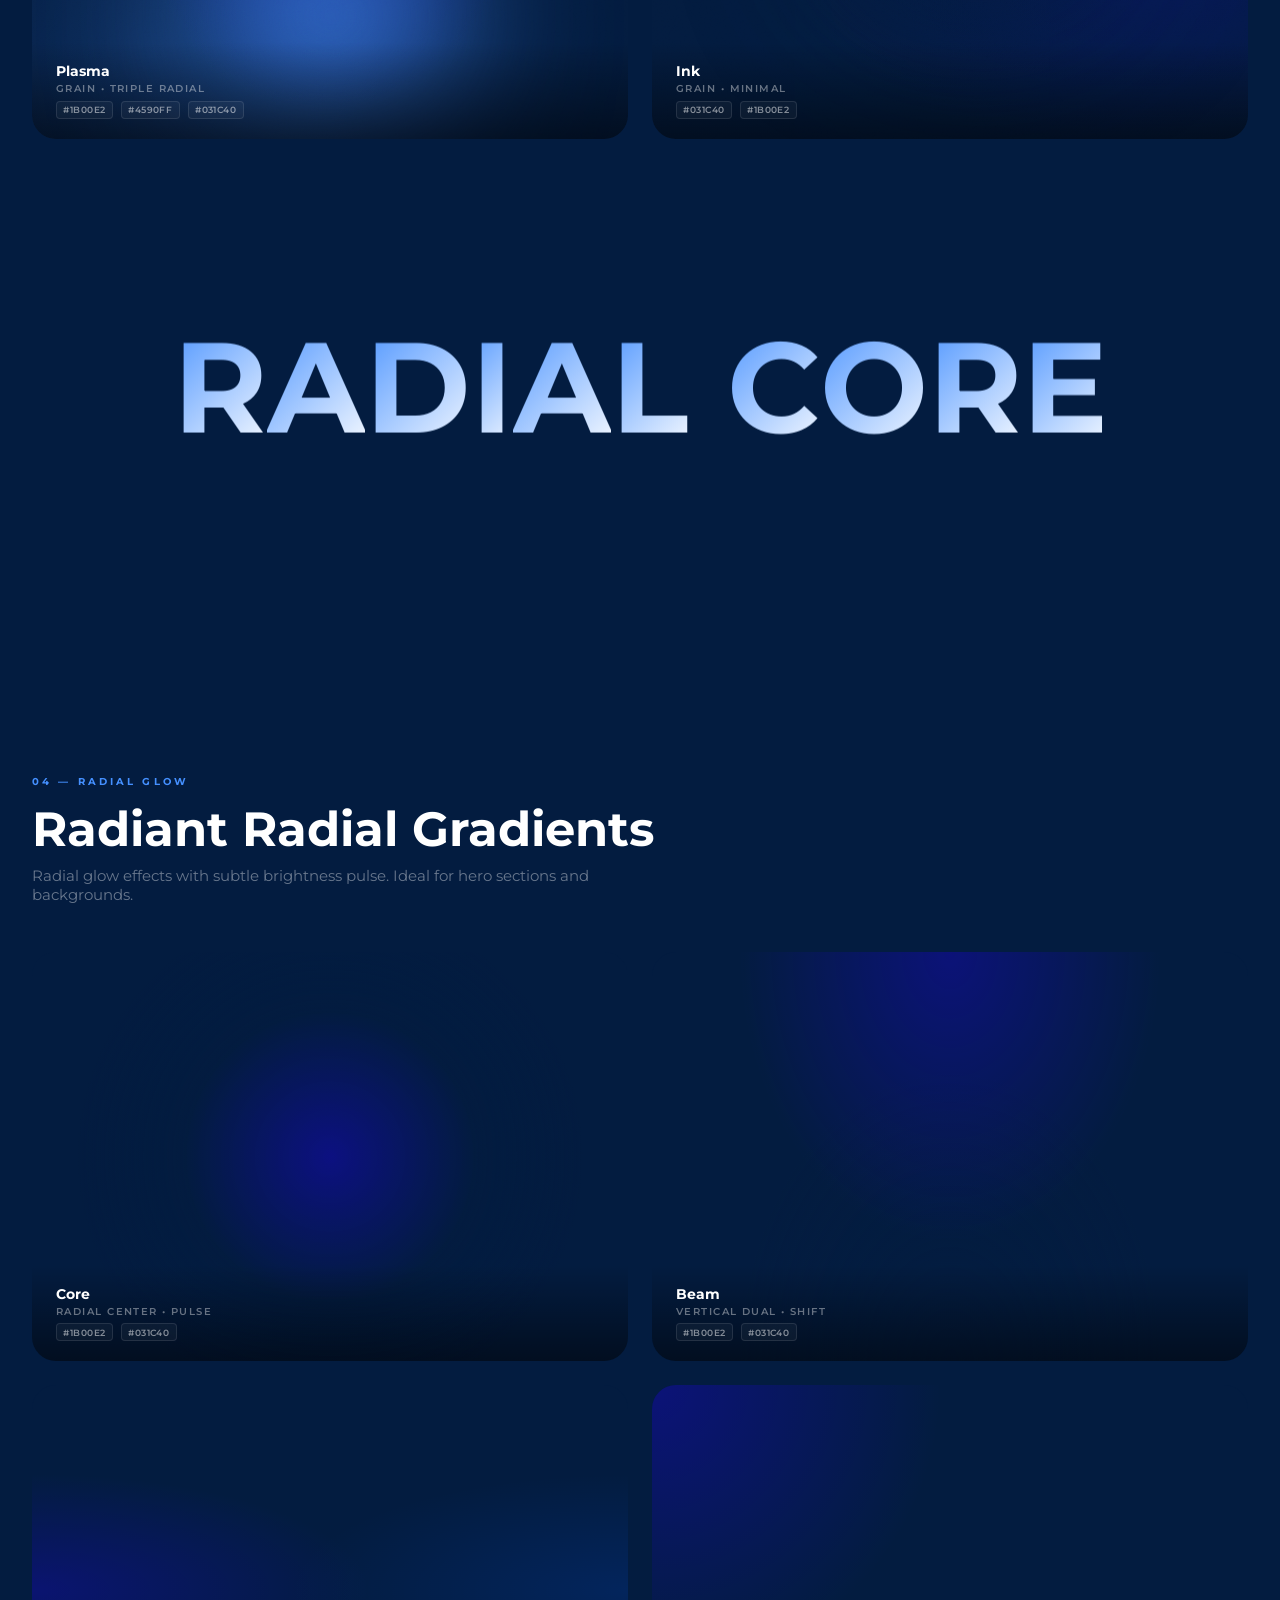
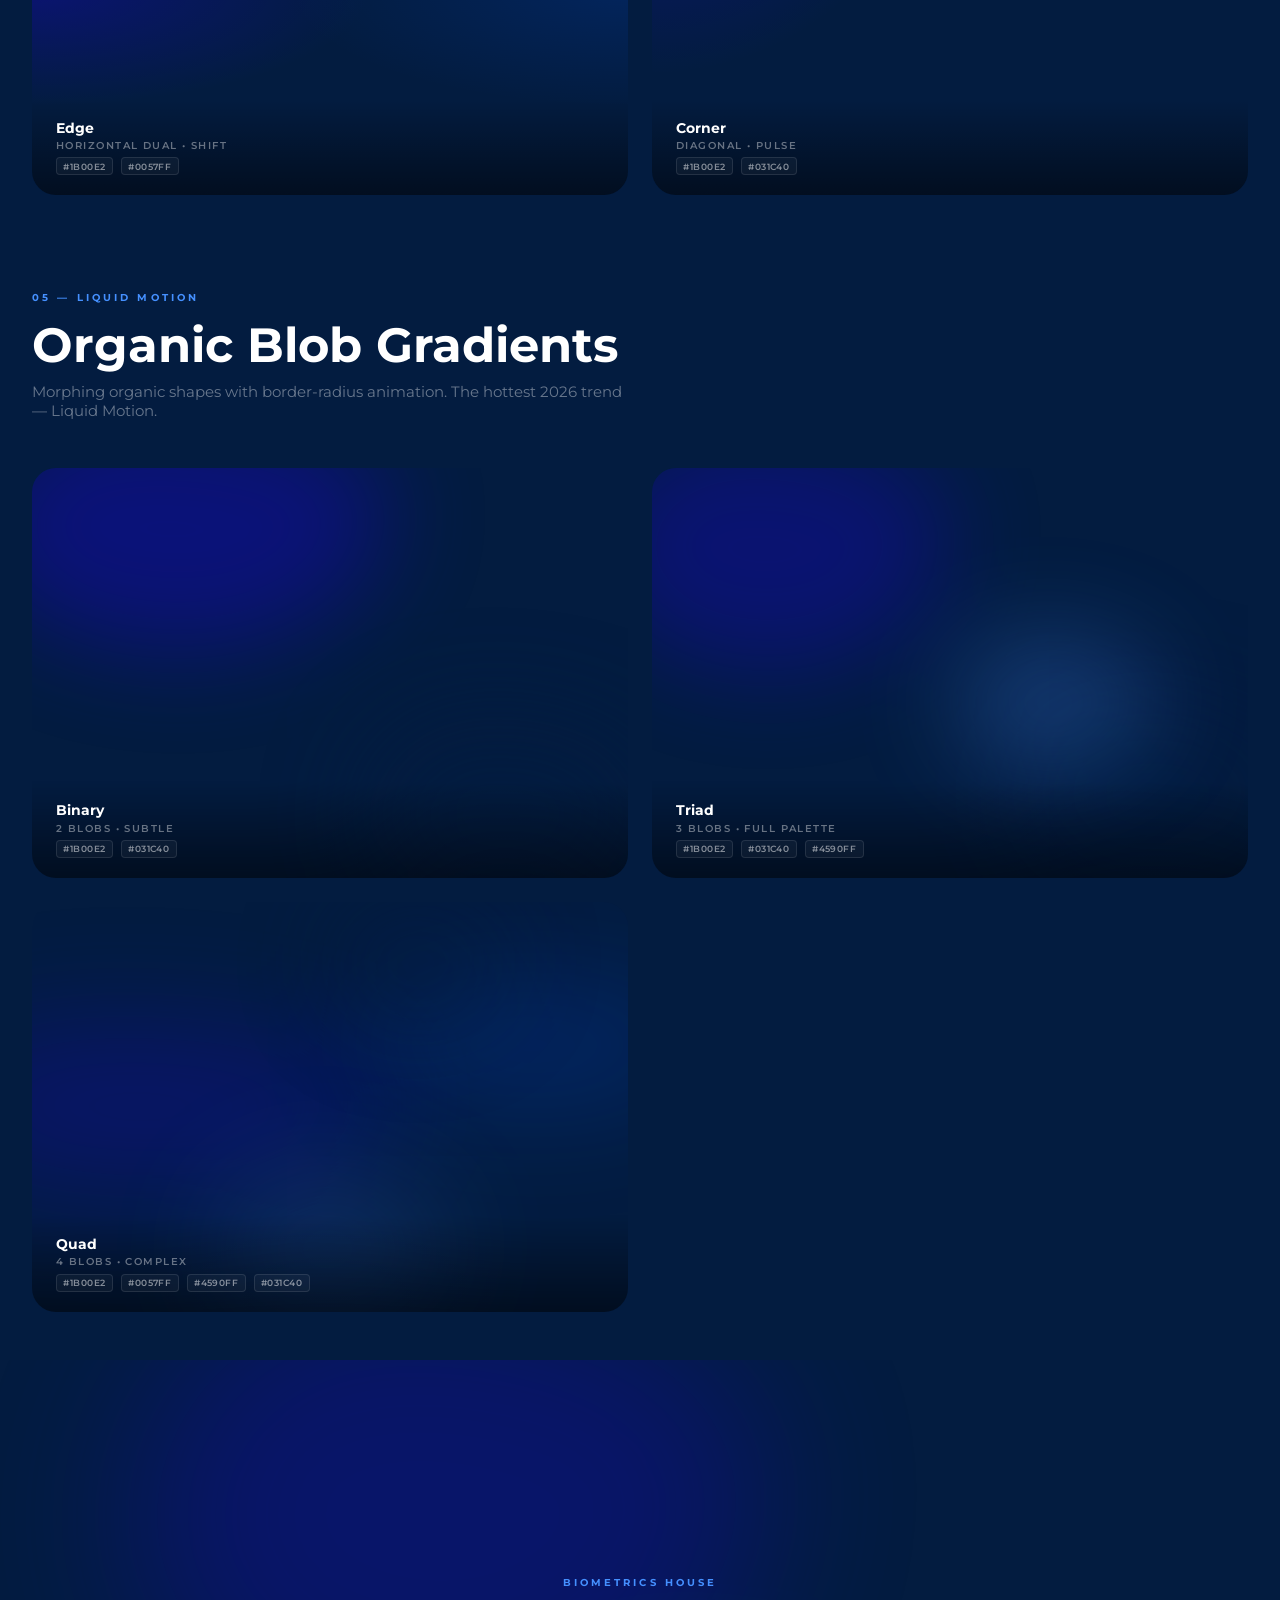
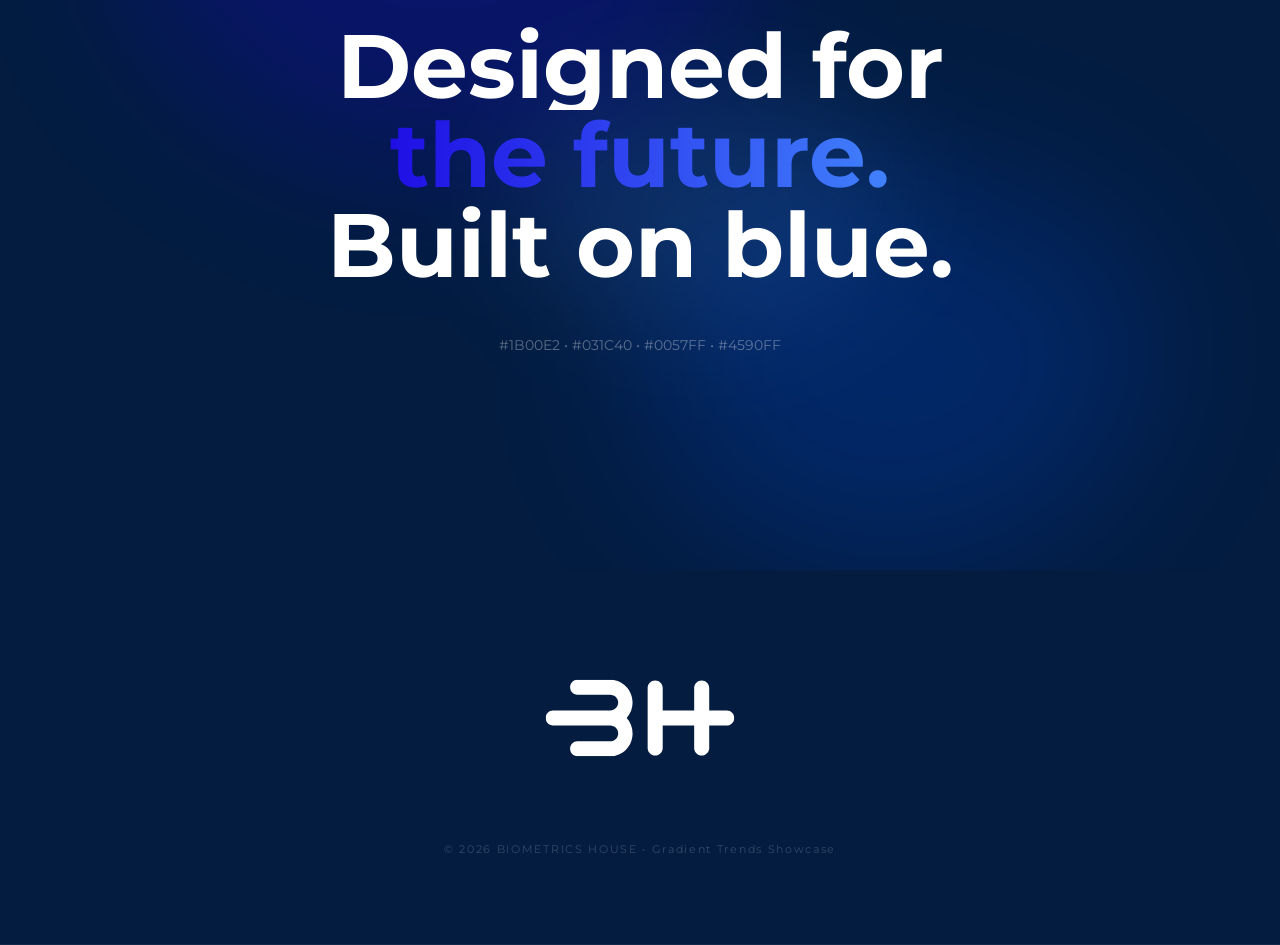
<file: public/bh-gradients-2026.html>
<!DOCTYPE html>
<html lang="en">
<head>
<meta charset="UTF-8">
<meta name="viewport" content="width=device-width, initial-scale=1.0">
<title>Biometrics House — 2026 Gradient Trends</title>
<link href="https://fonts.googleapis.com/css2?family=Montserrat:wght@400;500;600;700&display=swap" rel="stylesheet">
<style>
*,*::before,*::after{box-sizing:border-box;margin:0;padding:0}
:root{
  --bh-primary:#1B00E2;
  --bh-dark:#031C40;
  --bh-azure:#0057FF;
  --bh-sky:#4590FF;
}
html{scroll-behavior:smooth}
body{font-family:'Montserrat',sans-serif;background:#031C40;color:#fff;overflow-x:hidden}

/* ═══════════════════════════════════════
   HERO — Aurora Mesh
   ═══════════════════════════════════════ */
.hero{
  min-height:100vh;display:flex;flex-direction:column;
  align-items:center;justify-content:center;text-align:center;
  position:relative;overflow:hidden;
}
.hero-aurora{
  position:absolute;inset:0;
  filter:blur(100px);opacity:.6;
}
.hero-aurora .blob{
  position:absolute;border-radius:50%;
  animation:auroraFloat 12s ease-in-out infinite alternate;
}
.hero-aurora .b1{width:500px;height:500px;background:var(--bh-primary);top:-10%;left:10%;animation-delay:0s}
.hero-aurora .b2{width:400px;height:400px;background:var(--bh-dark);bottom:0;right:10%;animation-delay:-3s;animation-duration:15s}
.hero-aurora .b3{width:350px;height:350px;background:var(--bh-azure);top:30%;left:50%;animation-delay:-6s;animation-duration:18s}
.hero-aurora .b4{width:300px;height:300px;background:var(--bh-sky);top:60%;left:20%;animation-delay:-9s;animation-duration:14s}
@keyframes auroraFloat{
  0%{transform:translate(0,0) scale(1)}
  33%{transform:translate(40px,-30px) scale(1.1)}
  66%{transform:translate(-30px,40px) scale(.95)}
  100%{transform:translate(20px,-20px) scale(1.05)}
}
.hero-content{position:relative;z-index:1;display:flex;flex-direction:column;align-items:center}
.hero-label{font-size:.7rem;font-weight:700;letter-spacing:.35em;color:var(--bh-sky);margin-bottom:1rem;opacity:0;animation:fadeUp .8s .2s forwards}
.hero h1{
  font-size:clamp(2.5rem,7vw,5.5rem);font-weight:700;line-height:1;
  background:linear-gradient(135deg,#fff 0%,var(--bh-sky) 50%,var(--bh-primary) 100%);
  -webkit-background-clip:text;-webkit-text-fill-color:transparent;
  opacity:0;animation:fadeUp .8s .4s forwards;
}
.hero p{font-size:1.1rem;color:var(--bh-sky);max-width:550px;margin:1.5rem auto 0;opacity:0;animation:fadeUp .8s .6s forwards}
@keyframes fadeUp{to{opacity:1;transform:translateY(0)}}
.hero-label,.hero h1,.hero p{transform:translateY(30px)}

/* ═══════════════════════════════════════
   GRADIENT TILES
   ═══════════════════════════════════════ */
.section{padding:3rem 2rem;max-width:1440px;margin:0 auto}
.section:first-of-type{padding-top:2rem}
.section-label{font-size:.65rem;font-weight:700;letter-spacing:.3em;color:var(--bh-sky);text-transform:uppercase;margin-bottom:.75rem}
.section-title{font-size:clamp(1.8rem,4vw,3rem);font-weight:700;margin-bottom:.5rem}
.section-desc{font-size:.95rem;color:rgba(255,255,255,.4);max-width:600px;margin-bottom:3rem}

.grid{display:grid;gap:1.5rem}
.grid-2{grid-template-columns:repeat(2,1fr)}
.grid-3{grid-template-columns:repeat(3,1fr)}
.grid-4{grid-template-columns:repeat(4,1fr)}
@media(max-width:900px){.grid-3,.grid-4{grid-template-columns:repeat(2,1fr)}}
@media(max-width:600px){.grid-2,.grid-3,.grid-4{grid-template-columns:1fr}}

.tile{
  position:relative;border-radius:24px;overflow:hidden;
  aspect-ratio:16/11;
  cursor:pointer;
  transition:transform .5s cubic-bezier(.16,1,.3,1),box-shadow .5s;
}
.tile:hover{transform:translateY(-6px) scale(1.02);box-shadow:0 20px 60px rgba(0,0,0,.4)}
.tile-tall{aspect-ratio:9/14}
.tile-square{aspect-ratio:1}
.tile-wide{aspect-ratio:21/9}

.tile-info{
  position:absolute;bottom:0;left:0;right:0;
  padding:1.25rem 1.5rem;
  background:linear-gradient(0deg,rgba(0,0,0,.5) 0%,transparent 100%);
  z-index:2;
}
.tile-name{font-size:.9rem;font-weight:700;color:#fff}
.tile-tag{font-size:.6rem;font-weight:600;letter-spacing:.15em;color:rgba(255,255,255,.4);text-transform:uppercase;margin-top:.2rem}
.tile-hex{display:flex;gap:.5rem;margin-top:.4rem;flex-wrap:wrap}
.tile-hex span{font-size:.55rem;font-weight:600;letter-spacing:.05em;color:rgba(255,255,255,.5);padding:.15rem .4rem;border-radius:4px;border:1px solid rgba(255,255,255,.1);background:rgba(255,255,255,.04)}

/* Reveal */
.reveal{opacity:0;transform:translateY(50px);transition:opacity .8s cubic-bezier(.16,1,.3,1),transform .8s cubic-bezier(.16,1,.3,1)}
.reveal.visible{opacity:1;transform:translateY(0)}

/* ═══════════════════════════════════════
   01 — AURORA MESH GRADIENTS
   ═══════════════════════════════════════ */
.aurora-mesh{position:absolute;inset:0;filter:blur(60px)}
.aurora-mesh .dot{position:absolute;border-radius:50%}

/* Deep Ocean Aurora */
.g-deep-ocean .dot:nth-child(1){width:60%;height:60%;background:var(--bh-primary);top:-10%;left:-10%;animation:meshA 10s ease-in-out infinite alternate}
.g-deep-ocean .dot:nth-child(2){width:50%;height:50%;background:var(--bh-dark);bottom:-5%;right:-5%;animation:meshB 12s ease-in-out infinite alternate}
.g-deep-ocean .dot:nth-child(3){width:40%;height:40%;background:rgba(69,144,255,.6);top:40%;left:50%;animation:meshC 14s ease-in-out infinite alternate}
.g-deep-ocean{background:linear-gradient(135deg,#031C40,#031C40)}

/* Midnight Pulse */
.g-midnight-pulse .dot:nth-child(1){width:55%;height:55%;background:var(--bh-azure);top:10%;left:60%;animation:meshB 11s ease-in-out infinite alternate}
.g-midnight-pulse .dot:nth-child(2){width:45%;height:45%;background:var(--bh-primary);bottom:10%;left:10%;animation:meshA 13s ease-in-out infinite alternate}
.g-midnight-pulse .dot:nth-child(3){width:35%;height:35%;background:rgba(3,28,64,.9);top:50%;left:30%;animation:meshC 9s ease-in-out infinite alternate}
.g-midnight-pulse{background:#031C40}

/* Nordic Blue */
.g-nordic .dot:nth-child(1){width:70%;height:50%;background:rgba(27,0,226,.4);top:-15%;right:-10%;animation:meshC 16s ease-in-out infinite alternate}
.g-nordic .dot:nth-child(2){width:50%;height:60%;background:rgba(3,28,64,.8);bottom:-10%;left:-5%;animation:meshA 12s ease-in-out infinite alternate}
.g-nordic .dot:nth-child(3){width:30%;height:30%;background:rgba(69,144,255,.25);top:50%;left:40%;animation:meshB 10s ease-in-out infinite alternate}
.g-nordic{background:#031C40}

/* Sapphire Glow */
.g-sapphire .dot:nth-child(1){width:50%;height:50%;background:rgba(27,0,226,.5);top:0;left:0;animation:meshA 14s ease-in-out infinite alternate}
.g-sapphire .dot:nth-child(2){width:60%;height:40%;background:rgba(0,87,255,.3);bottom:0;right:0;animation:meshB 11s ease-in-out infinite alternate}
.g-sapphire .dot:nth-child(3){width:35%;height:35%;background:rgba(69,144,255,.3);top:30%;right:20%;animation:meshC 15s ease-in-out infinite alternate}
.g-sapphire{background:#031C40}

@keyframes meshA{0%{transform:translate(0,0) scale(1)}50%{transform:translate(30px,-20px) scale(1.15)}100%{transform:translate(-20px,30px) scale(.9)}}
@keyframes meshB{0%{transform:translate(0,0) scale(1)}50%{transform:translate(-25px,35px) scale(1.1)}100%{transform:translate(35px,-15px) scale(.95)}}
@keyframes meshC{0%{transform:translate(0,0) scale(1)}50%{transform:translate(20px,20px) scale(1.08)}100%{transform:translate(-15px,-25px) scale(1.12)}}

/* ═══════════════════════════════════════
   02 — SOFT FLOW GRADIENTS
   ═══════════════════════════════════════ */
.g-soft-flow{
  position:relative;
  background-size:200% 200%;
  animation:softFlow 8s ease-in-out infinite;
}
@keyframes softFlow{0%{background-position:0% 50%}50%{background-position:100% 50%}100%{background-position:0% 50%}}

.g-ocean-breeze{background:linear-gradient(135deg,#031C40,#1B00E2,#031C40,#4590FF);background-size:300% 300%;animation:softFlow 10s ease-in-out infinite}
.g-twilight{background:linear-gradient(135deg,#031C40,#1B00E2,#0057FF,#031C40);background-size:300% 300%;animation:softFlow 12s ease-in-out infinite}
.g-steel-wave{background:linear-gradient(135deg,#031C40,#0057FF,#031C40,#1B00E2);background-size:300% 300%;animation:softFlow 14s ease-in-out infinite}
.g-frost-drift{background:linear-gradient(135deg,#031C40,#1B00E222,#031C40,#4590FF15);background-size:300% 300%;animation:softFlow 11s ease-in-out infinite}

/* ═══════════════════════════════════════
   03 — GRAIN + BLUR GRADIENTS
   ═══════════════════════════════════════ */
.grain-overlay::after{
  content:'';position:absolute;inset:0;z-index:1;
  background-image:url("data:image/svg+xml,%3Csvg viewBox='0 0 256 256' xmlns='http://www.w3.org/2000/svg'%3E%3Cfilter id='noise'%3E%3CfeTurbulence type='fractalNoise' baseFrequency='.85' numOctaves='4' stitchTiles='stitch'/%3E%3C/filter%3E%3Crect width='100%25' height='100%25' filter='url(%23noise)'/%3E%3C/svg%3E");
  opacity:.04;mix-blend-mode:overlay;pointer-events:none;
}

.g-grain-abyss{
  background:radial-gradient(ellipse at 30% 20%,rgba(27,0,226,.3),transparent 60%),
             radial-gradient(ellipse at 70% 80%,rgba(3,28,64,.8),transparent 60%),
             #031C40;
}
.g-grain-nebula{
  background:radial-gradient(ellipse at 60% 30%,rgba(69,144,255,.2),transparent 55%),
             radial-gradient(ellipse at 30% 70%,rgba(27,0,226,.25),transparent 55%),
             #031C40;
}
.g-grain-plasma{
  background:radial-gradient(circle at 50% 50%,rgba(27,0,226,.25),transparent 50%),
             radial-gradient(circle at 20% 80%,rgba(69,144,255,.15),transparent 40%),
             radial-gradient(circle at 80% 20%,rgba(3,28,64,.6),transparent 40%),
             #031C40;
}
.g-grain-ink{
  background:radial-gradient(ellipse at 40% 40%,rgba(3,28,64,.9),transparent 60%),
             radial-gradient(ellipse at 80% 60%,rgba(27,0,226,.15),transparent 50%),
             #031C40;
}

/* Animated grain blobs */
.grain-blob{position:absolute;border-radius:50%;filter:blur(80px);animation:grainPulse 8s ease-in-out infinite alternate}
@keyframes grainPulse{0%{opacity:.3;transform:scale(1)}50%{opacity:.5;transform:scale(1.15)}100%{opacity:.3;transform:scale(.9)}}

/* ═══════════════════════════════════════
   04 — GLASSMORPHIC GRADIENTS
   ═══════════════════════════════════════ */
.glass-gradient{
  position:relative;
  border:1px solid rgba(255,255,255,.08);
  box-shadow:inset 0 1px 1px rgba(255,255,255,.05),0 8px 32px rgba(0,0,0,.3);
}
.glass-gradient::before{
  content:'';position:absolute;inset:0;border-radius:inherit;
  backdrop-filter:blur(2px);-webkit-backdrop-filter:blur(2px);z-index:0;
}

/* ═══════════════════════════════════════
   05 — RADIAL GLOW GRADIENTS
   ═══════════════════════════════════════ */
.g-glow-core{
  background:radial-gradient(circle at 50% 50%,rgba(27,0,226,.4) 0%,rgba(3,28,64,.6) 40%,#031C40 70%);
  animation:glowPulse 6s ease-in-out infinite;
}
.g-glow-beam{
  background:radial-gradient(ellipse at 50% 0%,rgba(27,0,226,.35) 0%,transparent 50%),
             radial-gradient(ellipse at 50% 100%,rgba(3,28,64,.5) 0%,transparent 50%),
             #031C40;
  animation:glowShift 8s ease-in-out infinite;
}
.g-glow-edge{
  background:radial-gradient(ellipse at 0% 50%,rgba(27,0,226,.3) 0%,transparent 40%),
             radial-gradient(ellipse at 100% 50%,rgba(0,87,255,.15) 0%,transparent 40%),
             #031C40;
  animation:glowShift 10s ease-in-out infinite;
}
.g-glow-corner{
  background:radial-gradient(circle at 0% 0%,rgba(27,0,226,.35) 0%,transparent 40%),
             radial-gradient(circle at 100% 100%,rgba(3,28,64,.5) 0%,transparent 40%),
             #031C40;
  animation:glowPulse 7s ease-in-out infinite;
}
@keyframes glowPulse{0%,100%{filter:brightness(1)}50%{filter:brightness(1.15)}}
@keyframes glowShift{0%{background-position:0% 0%}50%{background-position:100% 100%}100%{background-position:0% 0%}}

/* ═══════════════════════════════════════
   06 — LIQUID MOTION
   ═══════════════════════════════════════ */
.liquid-container{position:absolute;inset:0;overflow:hidden}
.liquid-blob{
  position:absolute;border-radius:40% 60% 50% 50% / 50% 40% 60% 50%;
  filter:blur(50px);opacity:.4;
}
.lb-1{
  width:60%;height:60%;background:var(--bh-primary);top:-10%;left:-10%;
  animation:liquidMorph 12s ease-in-out infinite;
}
.lb-2{
  width:50%;height:50%;background:var(--bh-dark);bottom:-5%;right:-10%;
  animation:liquidMorph 15s ease-in-out infinite reverse;
}
.lb-3{
  width:35%;height:35%;background:var(--bh-sky);top:40%;left:50%;
  animation:liquidMorph 10s ease-in-out infinite;animation-delay:-4s;
}
@keyframes liquidMorph{
  0%{border-radius:40% 60% 50% 50% / 50% 40% 60% 50%;transform:translate(0,0) rotate(0deg)}
  25%{border-radius:50% 40% 60% 50% / 40% 60% 40% 60%;transform:translate(20px,-15px) rotate(5deg)}
  50%{border-radius:60% 50% 40% 60% / 60% 50% 50% 40%;transform:translate(-10px,20px) rotate(-3deg)}
  75%{border-radius:45% 55% 55% 45% / 55% 45% 55% 45%;transform:translate(15px,10px) rotate(4deg)}
  100%{border-radius:40% 60% 50% 50% / 50% 40% 60% 50%;transform:translate(0,0) rotate(0deg)}
}

/* ═══════════════════════════════════════
   FULL-WIDTH SHOWCASE
   ═══════════════════════════════════════ */
.fullwidth{
  width:100%;height:60vh;min-height:400px;
  position:relative;overflow:hidden;
  display:flex;align-items:center;justify-content:center;
  text-align:center;
}
.fullwidth .content{position:relative;z-index:2}
.fullwidth h2{font-size:clamp(2rem,5vw,4rem);font-weight:700;line-height:1.05}
.fullwidth p{font-size:1rem;color:rgba(255,255,255,.45);margin-top:1rem;max-width:480px;margin-inline:auto}

/* ═══════════════════════════════════════
   FOOTER
   ═══════════════════════════════════════ */
footer{text-align:center;padding:3rem 2rem;color:rgba(255,255,255,.2);font-size:.7rem;letter-spacing:.15em}

/* ═══════════════════════════════════════
   KINETIC TYPOGRAPHY
   ═══════════════════════════════════════ */

/* ── Scroll-driven horizontal marquee ── */
.marquee-track{
  overflow:hidden;padding:2.5rem 0;position:relative;
  border-top:1px solid rgba(255,255,255,.06);
  border-bottom:1px solid rgba(255,255,255,.06);
}
.marquee-inner{
  display:flex;gap:2rem;white-space:nowrap;
  will-change:transform;
}
.marquee-word{
  font-size:clamp(4rem,10vw,9rem);font-weight:700;
  color:rgba(255,255,255,.08);
  flex-shrink:0;
  transition:color .4s;
}
.marquee-word.filled{
  background:linear-gradient(135deg,var(--bh-primary),var(--bh-sky));
  -webkit-background-clip:text;-webkit-text-fill-color:transparent;
}

/* ── Per-character split text ── */
.kinetic-section{
  min-height:60vh;display:flex;flex-direction:column;
  align-items:center;justify-content:center;
  text-align:center;position:relative;overflow:visible;
  padding:3rem 2rem;
}

/* ── Scroll-driven glow behind kinetic text ── */
.scroll-glow{
  position:absolute;
  width:600px;height:600px;border-radius:50%;
  background:radial-gradient(circle,
    rgba(69,144,255,.5) 0%,
    rgba(0,87,255,.3) 30%,
    rgba(69,144,255,.12) 55%,
    transparent 70%
  );
  pointer-events:none;
  left:50%;top:50%;transform:translate(-50%,-50%);
  opacity:0;
  filter:blur(40px);
  transition:none;
}
.split-heading{
  font-size:clamp(4rem,10vw,9rem);font-weight:700;line-height:1.15;
  display:flex;flex-wrap:wrap;justify-content:center;gap:0;
  overflow:visible;
  padding-bottom:.1em;
  transition:transform .2s ease-out,text-shadow .3s ease-out;
}
.split-heading .char{
  display:inline-block;
  overflow:visible;
  opacity:0;transform:translateY(80px) rotateX(90deg);
  transition:opacity .5s cubic-bezier(.16,1,.3,1),transform .6s cubic-bezier(.16,1,.3,1);
}
.split-heading.visible .char{opacity:1;transform:translateY(0) rotateX(0)}
.split-heading .word{display:inline-flex;margin:0 .15em;overflow:visible}

/* ── Scroll progress bar ── */
.scroll-progress{
  position:fixed;top:0;left:0;height:3px;z-index:9999;
  background:linear-gradient(90deg,var(--bh-primary),var(--bh-azure),var(--bh-sky));
  width:0%;transition:width .05s linear;
}

/* ── Vertical reveal text ── */
.vr-text{
  font-size:clamp(3rem,7vw,6rem);font-weight:700;line-height:1;
  overflow:hidden;
}
.vr-text .line{
  display:block;overflow:hidden;
}
.vr-text .line-inner{
  display:block;
  transform:translateY(110%);
  transition:transform .8s cubic-bezier(.16,1,.3,1);
}
.vr-text.visible .line-inner{transform:translateY(0)}
.vr-text.visible .line:nth-child(2) .line-inner{transition-delay:.12s}
.vr-text.visible .line:nth-child(3) .line-inner{transition-delay:.24s}

/* ── Cursor proximity glow ── */
.proximity-glow{
  position:absolute;
  width:500px;height:500px;border-radius:50%;
  background:radial-gradient(circle,
    rgba(27,0,226,.35) 0%,
    rgba(0,87,255,.2) 30%,
    rgba(69,144,255,.08) 55%,
    transparent 70%
  );
  pointer-events:none;z-index:1;
  transform:translate(-50%,-50%);
  opacity:0;
  transition:opacity .4s ease, width .4s ease, height .4s ease;
  filter:blur(20px);
}

/* ── Stagger reveal for section headers ── */
.reveal-stagger{opacity:0;transition:opacity .6s}
.reveal-stagger.visible{opacity:1}
.reveal-stagger.visible .section-label{animation:slideUp .6s .0s cubic-bezier(.16,1,.3,1) both}
.reveal-stagger.visible .section-title{animation:slideUp .6s .1s cubic-bezier(.16,1,.3,1) both}
.reveal-stagger.visible .section-desc{animation:slideUp .6s .2s cubic-bezier(.16,1,.3,1) both}
@keyframes slideUp{from{opacity:0;transform:translateY(30px)}to{opacity:1;transform:translateY(0)}}

/* ═══ Fixed Background ═══ */
.page-bg{position:fixed;inset:0;z-index:-1;background:#031C40;overflow:hidden}
.page-bg .bg-blob{position:absolute;border-radius:50%;filter:blur(120px);opacity:.3}

/* ═══ Scroll Lag ═══ */
.scroll-lag{will-change:transform;transition:transform .15s cubic-bezier(.16,1,.3,1)}
</style>
</head>
<body>

<div class="scroll-progress" id="scrollProgress"></div>

<div class="page-bg">
  <div class="bg-blob" style="width:50vw;height:50vw;background:#1B00E2;top:-10%;left:-10%;animation:auroraFloat 20s ease-in-out infinite alternate"></div>
  <div class="bg-blob" style="width:40vw;height:40vw;background:#0057FF;bottom:-5%;right:-5%;animation:auroraFloat 25s ease-in-out infinite alternate-reverse"></div>
  <div class="bg-blob" style="width:35vw;height:35vw;background:#4590FF;top:40%;left:60%;animation:auroraFloat 18s ease-in-out infinite alternate;animation-delay:-8s"></div>
  <div class="bg-blob" style="width:30vw;height:30vw;background:#031C40;top:60%;left:20%;animation:auroraFloat 22s ease-in-out infinite alternate-reverse;animation-delay:-5s"></div>
</div>

<!-- ═══ HERO ═══ -->
<div class="hero">
  <div class="hero-content scroll-lag">
    <svg style="width:220px;height:220px;margin-bottom:1rem;opacity:0;animation:fadeUp .8s .1s forwards;transform:translateY(30px)" viewBox="0 0 966.13 389.97" xmlns="http://www.w3.org/2000/svg">
      <defs>
        <linearGradient id="logoGrad" x1="0%" y1="0%" x2="100%" y2="100%">
          <stop offset="0%" stop-color="#fff"/>
          <stop offset="50%" stop-color="#4590FF"/>
          <stop offset="100%" stop-color="#1B00E2"/>
        </linearGradient>
        <clipPath id="lc"><rect x="27.55" y="10.2" width="911.03" height="369.58"/></clipPath>
      </defs>
      <g clip-path="url(#lc)">
        <path fill="url(#logoGrad)" d="M938.58,194.89c0-20.1-16.29-36.39-36.39-36.39h-84.7V49.77c0-20.1-16.29-36.39-36.39-36.39s-36.39,16.29-36.39,36.39v108.73h-151.92V49.77c0-20.1-16.29-36.39-36.39-36.39s-36.39,16.29-36.39,36.39v290.24c0,20.09,16.29,36.39,36.39,36.39s36.39-16.29,36.39-36.39v-108.74h151.92v108.74c0,20.09,16.29,36.39,36.39,36.39s36.39-16.29,36.39-36.39v-108.74h84.7c20.09,0,36.39-16.29,36.39-36.39"/>
        <path fill="url(#logoGrad)" d="M339.09,10.2h-158.87c-19.18,0-34.74,16.12-34.74,35.98s15.56,35.95,34.74,35.95h158.87c21.34,0,38.68,17.25,38.68,38.43s-17.35,38.43-38.68,38.43l-276.8.03c-19.2.03-34.74,16.12-34.74,35.98s15.56,35.98,34.74,35.98h276.8c21.34,0,38.68,17.22,38.68,38.39s-17.35,38.43-38.68,38.43h-158.87c-19.18,0-34.74,16.12-34.74,35.98s15.56,35.98,34.74,35.98h158.87c59.64,0,108.17-49.53,108.17-110.4,0-28.65-10.76-54.75-28.36-74.41,17.6-19.63,28.36-45.77,28.36-74.41,0-60.83-48.53-110.36-108.17-110.36"/>
      </g>
    </svg>
    <h1>Gradient<br>Trends</h1>
    <p>Gradient systems by BIOMETRICS HOUSE</p>
  </div>
</div>

<!-- ═══ KINETIC: Scroll Marquee ═══ -->
<div class="marquee-track">
  <div class="marquee-inner" id="marquee1">
    <span class="marquee-word filled">BIOMETRICS</span>
    <span class="marquee-word">GRADIENTS</span>
    <span class="marquee-word filled">2026</span>
    <span class="marquee-word">BIOMETRICS</span>
    <span class="marquee-word filled">GRADIENTS</span>
    <span class="marquee-word">2026</span>
    <span class="marquee-word filled">BIOMETRICS</span>
    <span class="marquee-word">GRADIENTS</span>
    <img src="bh-logo-white.svg" alt="BH" style="height:clamp(4rem,10vw,9rem);flex-shrink:0;opacity:.5"
  </div>
</div>

<!-- ═══ 01 — AURORA MESH ═══ -->
<div class="section">
  <div class="reveal-stagger reveal">
    <div class="section-label">01 — Aurora Mesh</div>
    <div class="section-title scroll-lag">Mesh Gradient Aurora</div>
    <div class="section-desc">Multi-point mesh gradients with gentle blob movement and blur effects. Inspired by the aurora borealis.</div>
  </div>
  <div class="grid grid-2">
    <div class="tile g-deep-ocean reveal" style="transition-delay:.1s">
      <div class="aurora-mesh"><div class="dot"></div><div class="dot"></div><div class="dot"></div></div>
      <div class="tile-info"><div class="tile-name">Deep Ocean</div><div class="tile-tag">Aurora Mesh &bull; 3 blobs</div><div class="tile-hex"><span>#1B00E2</span><span>#031C40</span><span>#4590FF</span></div></div>
    </div>
    <div class="tile g-midnight-pulse reveal" style="transition-delay:.2s">
      <div class="aurora-mesh"><div class="dot"></div><div class="dot"></div><div class="dot"></div></div>
      <div class="tile-info"><div class="tile-name">Midnight Pulse</div><div class="tile-tag">Aurora Mesh &bull; 3 blobs</div><div class="tile-hex"><span>#0057FF</span><span>#1B00E2</span><span>#031C40</span></div></div>
    </div>
    <div class="tile g-nordic reveal" style="transition-delay:.3s">
      <div class="aurora-mesh"><div class="dot"></div><div class="dot"></div><div class="dot"></div></div>
      <div class="tile-info"><div class="tile-name">Nordic Blue</div><div class="tile-tag">Aurora Mesh &bull; 3 blobs</div><div class="tile-hex"><span>#1B00E2</span><span>#031C40</span><span>#4590FF</span></div></div>
    </div>
    <div class="tile g-sapphire reveal" style="transition-delay:.4s">
      <div class="aurora-mesh"><div class="dot"></div><div class="dot"></div><div class="dot"></div></div>
      <div class="tile-info"><div class="tile-name">Sapphire Glow</div><div class="tile-tag">Aurora Mesh &bull; 3 blobs</div><div class="tile-hex"><span>#1B00E2</span><span>#0057FF</span><span>#4590FF</span></div></div>
    </div>
  </div>
</div>

<!-- ═══ KINETIC: Split Character Reveal ═══ -->
<div class="kinetic-section" id="liquidAuroraSection">
  <div class="scroll-glow" id="liquidAuroraGlow"></div>
  <div class="split-heading scroll-lag reveal" id="splitText1" data-text="LIQUID AURORA" style="position:relative;z-index:2"></div>
  <div class="liquid-container" style="z-index:-1">
    <div class="liquid-blob lb-1"></div>
    <div class="liquid-blob lb-2"></div>
    <div class="liquid-blob lb-3"></div>
  </div>
</div>

<!-- ═══ 02 — SOFT FLOW ═══ -->
<div class="section">
  <div class="reveal-stagger reveal">
    <div class="section-label">02 — Soft Flow</div>
    <div class="section-title scroll-lag">Smooth Transitions</div>
    <div class="section-desc">Subtle animated linear gradients with slow oscillation. Soft Gradients 2.0 — quiet and elegant.</div>
  </div>
  <div class="grid grid-2">
    <div class="tile g-ocean-breeze reveal" style="transition-delay:.1s">
      <div style="position:absolute;inset:0;filter:blur(50px);overflow:hidden">
        <div style="position:absolute;width:60%;height:60%;border-radius:50%;background:rgba(27,0,226,.2);top:-10%;left:20%;animation:meshA 10s ease-in-out infinite alternate"></div>
        <div style="position:absolute;width:40%;height:40%;border-radius:50%;background:rgba(69,144,255,.15);bottom:10%;right:10%;animation:meshB 13s ease-in-out infinite alternate"></div>
      </div>
      <div class="tile-info"><div class="tile-name">Ocean Breeze</div><div class="tile-tag">Soft flow + blur circles</div><div class="tile-hex"><span>#031C40</span><span>#1B00E2</span><span>#4590FF</span></div></div>
    </div>
    <div class="tile g-twilight reveal" style="transition-delay:.2s">
      <div style="position:absolute;inset:0;filter:blur(50px);overflow:hidden">
        <div style="position:absolute;width:50%;height:50%;border-radius:50%;background:rgba(0,87,255,.2);top:10%;right:-5%;animation:meshC 12s ease-in-out infinite alternate"></div>
        <div style="position:absolute;width:45%;height:45%;border-radius:50%;background:rgba(27,0,226,.15);bottom:-5%;left:15%;animation:meshA 14s ease-in-out infinite alternate"></div>
      </div>
      <div class="tile-info"><div class="tile-name">Twilight</div><div class="tile-tag">Soft flow + blur circles</div><div class="tile-hex"><span>#031C40</span><span>#1B00E2</span><span>#0057FF</span></div></div>
    </div>
    <div class="tile g-steel-wave reveal" style="transition-delay:.3s">
      <div style="position:absolute;inset:0;filter:blur(50px);overflow:hidden">
        <div style="position:absolute;width:55%;height:55%;border-radius:50%;background:rgba(0,87,255,.12);top:20%;left:-10%;animation:meshB 11s ease-in-out infinite alternate"></div>
        <div style="position:absolute;width:35%;height:35%;border-radius:50%;background:rgba(3,28,64,.4);bottom:5%;right:15%;animation:meshC 15s ease-in-out infinite alternate"></div>
      </div>
      <div class="tile-info"><div class="tile-name">Steel Wave</div><div class="tile-tag">Soft flow + blur circles</div><div class="tile-hex"><span>#031C40</span><span>#0057FF</span><span>#1B00E2</span></div></div>
    </div>
    <div class="tile g-frost-drift reveal" style="transition-delay:.4s">
      <div style="position:absolute;inset:0;filter:blur(50px);overflow:hidden">
        <div style="position:absolute;width:50%;height:50%;border-radius:50%;background:rgba(69,144,255,.1);top:-5%;left:30%;animation:meshA 9s ease-in-out infinite alternate"></div>
        <div style="position:absolute;width:40%;height:40%;border-radius:50%;background:rgba(27,0,226,.1);bottom:10%;left:0;animation:meshB 12s ease-in-out infinite alternate"></div>
      </div>
      <div class="tile-info"><div class="tile-name">Frost Drift</div><div class="tile-tag">Soft flow + blur circles</div><div class="tile-hex"><span>#031C40</span><span>#1B00E2</span><span>#4590FF</span></div></div>
    </div>
  </div>
</div>

<!-- ═══ 03 — GRAIN + BLUR ═══ -->
<div class="section">
  <div class="reveal-stagger reveal">
    <div class="section-label">03 — Grain + Blur</div>
    <div class="section-title scroll-lag">Texture Gradients</div>
    <div class="section-desc">Radial gradients with subtle grain overlay and pulsating blob effects. Dreamy, premium aesthetic.</div>
  </div>
  <div class="grid grid-2">
    <div class="tile g-grain-abyss grain-overlay reveal" style="transition-delay:.1s">
      <div class="grain-blob" style="width:50%;height:50%;background:var(--bh-primary);top:10%;left:20%;animation-delay:0s"></div>
      <div class="tile-info"><div class="tile-name">Abyss</div><div class="tile-tag">Grain &bull; Radial blur</div><div class="tile-hex"><span>#1B00E2</span><span>#031C40</span></div></div>
    </div>
    <div class="tile g-grain-nebula grain-overlay reveal" style="transition-delay:.2s">
      <div class="grain-blob" style="width:45%;height:45%;background:var(--bh-azure);top:20%;right:15%;animation-delay:-2s"></div>
      <div class="tile-info"><div class="tile-name">Nebula</div><div class="tile-tag">Grain &bull; Dual radial</div><div class="tile-hex"><span>#4590FF</span><span>#1B00E2</span></div></div>
    </div>
    <div class="tile g-grain-plasma grain-overlay reveal" style="transition-delay:.3s">
      <div class="grain-blob" style="width:40%;height:40%;background:var(--bh-sky);bottom:10%;left:30%;animation-delay:-4s"></div>
      <div class="tile-info"><div class="tile-name">Plasma</div><div class="tile-tag">Grain &bull; Triple radial</div><div class="tile-hex"><span>#1B00E2</span><span>#4590FF</span><span>#031C40</span></div></div>
    </div>
    <div class="tile g-grain-ink grain-overlay reveal" style="transition-delay:.4s">
      <div class="grain-blob" style="width:50%;height:50%;background:var(--bh-dark);top:20%;right:20%;animation-delay:-6s;opacity:.5"></div>
      <div class="tile-info"><div class="tile-name">Ink</div><div class="tile-tag">Grain &bull; Minimal</div><div class="tile-hex"><span>#031C40</span><span>#1B00E2</span></div></div>
    </div>
  </div>
</div>

<!-- ═══ KINETIC: Radial Core Split Text ═══ -->
<div class="kinetic-section" id="radialCoreSection">
  <div class="scroll-glow" id="radialCoreGlow"></div>
  <div class="split-heading scroll-lag reveal" id="splitText2" data-text="RADIAL CORE" style="position:relative;z-index:2"></div>
</div>

<!-- ═══ 04 — RADIAL GLOW ═══ -->
<div class="section">
  <div class="reveal-stagger reveal">
    <div class="section-label">04 — Radial Glow</div>
    <div class="section-title scroll-lag">Radiant Radial Gradients</div>
    <div class="section-desc">Radial glow effects with subtle brightness pulse. Ideal for hero sections and backgrounds.</div>
  </div>
  <div class="grid grid-2">
    <div class="tile g-glow-core reveal" style="transition-delay:.1s">
      <div class="tile-info"><div class="tile-name">Core</div><div class="tile-tag">Radial center &bull; Pulse</div><div class="tile-hex"><span>#1B00E2</span><span>#031C40</span></div></div>
    </div>
    <div class="tile g-glow-beam reveal" style="transition-delay:.2s">
      <div class="tile-info"><div class="tile-name">Beam</div><div class="tile-tag">Vertical dual &bull; Shift</div><div class="tile-hex"><span>#1B00E2</span><span>#031C40</span></div></div>
    </div>
    <div class="tile g-glow-edge reveal" style="transition-delay:.3s">
      <div class="tile-info"><div class="tile-name">Edge</div><div class="tile-tag">Horizontal dual &bull; Shift</div><div class="tile-hex"><span>#1B00E2</span><span>#0057FF</span></div></div>
    </div>
    <div class="tile g-glow-corner reveal" style="transition-delay:.4s">
      <div class="tile-info"><div class="tile-name">Corner</div><div class="tile-tag">Diagonal &bull; Pulse</div><div class="tile-hex"><span>#1B00E2</span><span>#031C40</span></div></div>
    </div>
  </div>
</div>

<!-- ═══ 05 — LIQUID MOTION ═══ -->
<div class="section">
  <div class="reveal-stagger reveal">
    <div class="section-label">05 — Liquid Motion</div>
    <div class="section-title scroll-lag">Organic Blob Gradients</div>
    <div class="section-desc">Morphing organic shapes with border-radius animation. The hottest 2026 trend — Liquid Motion.</div>
  </div>
  <div class="grid grid-2">
    <div class="tile reveal" style="transition-delay:.1s">
      <div class="liquid-container">
        <div class="liquid-blob" style="width:70%;height:60%;background:var(--bh-primary);top:-15%;left:-10%;filter:blur(50px);opacity:.35;animation:liquidMorph 12s ease-in-out infinite"></div>
        <div class="liquid-blob" style="width:50%;height:50%;background:var(--bh-dark);bottom:-10%;right:-5%;filter:blur(50px);opacity:.5;animation:liquidMorph 14s ease-in-out infinite reverse"></div>
      </div>
      <div class="tile-info"><div class="tile-name">Binary</div><div class="tile-tag">2 blobs &bull; Subtle</div><div class="tile-hex"><span>#1B00E2</span><span>#031C40</span></div></div>
    </div>
    <div class="tile reveal" style="transition-delay:.2s">
      <div class="liquid-container">
        <div class="liquid-blob lb-1" style="opacity:.3"></div>
        <div class="liquid-blob lb-2" style="opacity:.35"></div>
        <div class="liquid-blob lb-3" style="opacity:.25"></div>
      </div>
      <div class="tile-info"><div class="tile-name">Triad</div><div class="tile-tag">3 blobs &bull; Full palette</div><div class="tile-hex"><span>#1B00E2</span><span>#031C40</span><span>#4590FF</span></div></div>
    </div>
    <div class="tile reveal" style="transition-delay:.3s">
      <div class="liquid-container">
        <div class="liquid-blob" style="width:80%;height:40%;background:var(--bh-primary);top:30%;left:-20%;filter:blur(60px);opacity:.25;animation:liquidMorph 16s ease-in-out infinite"></div>
        <div class="liquid-blob" style="width:60%;height:30%;background:var(--bh-azure);top:20%;right:-15%;filter:blur(60px);opacity:.2;animation:liquidMorph 13s ease-in-out infinite reverse"></div>
        <div class="liquid-blob" style="width:40%;height:40%;background:var(--bh-sky);bottom:-5%;left:30%;filter:blur(60px);opacity:.15;animation:liquidMorph 11s ease-in-out infinite;animation-delay:-3s"></div>
        <div class="liquid-blob" style="width:30%;height:30%;background:var(--bh-dark);top:0;right:20%;filter:blur(50px);opacity:.4;animation:liquidMorph 9s ease-in-out infinite;animation-delay:-6s"></div>
      </div>
      <div class="tile-info"><div class="tile-name">Quad</div><div class="tile-tag">4 blobs &bull; Complex</div><div class="tile-hex"><span>#1B00E2</span><span>#0057FF</span><span>#4590FF</span><span>#031C40</span></div></div>
    </div>
  </div>
</div>

<!-- ═══ KINETIC: Cursor Proximity Glow Finale ═══ -->
<div class="kinetic-section" id="finaleSection" style="min-height:90vh;position:relative">
  <div class="liquid-container" style="z-index:-1">
    <div class="liquid-blob" style="width:50%;height:60%;background:var(--bh-primary);top:-10%;left:10%;filter:blur(80px);opacity:.25;animation:liquidMorph 18s ease-in-out infinite"></div>
    <div class="liquid-blob" style="width:40%;height:50%;background:var(--bh-azure);bottom:0;right:10%;filter:blur(80px);opacity:.2;animation:liquidMorph 14s ease-in-out infinite reverse"></div>
    <div class="liquid-blob" style="width:30%;height:30%;background:var(--bh-sky);top:40%;left:40%;filter:blur(60px);opacity:.15;animation:liquidMorph 10s ease-in-out infinite;animation-delay:-5s"></div>
  </div>
  <!-- Cursor proximity glow orb -->
  <div class="proximity-glow" id="proximityGlow"></div>
  <div style="font-size:.65rem;font-weight:700;letter-spacing:.3em;color:var(--bh-sky);margin-bottom:2rem;position:relative;z-index:2">BIOMETRICS HOUSE</div>
  <div class="vr-text reveal" id="vrText" style="position:relative;z-index:2">
    <span class="line"><span class="line-inner">Designed for</span></span>
    <span class="line"><span class="line-inner" style="background:linear-gradient(90deg,var(--bh-primary),var(--bh-sky));-webkit-background-clip:text;-webkit-text-fill-color:transparent">the future.</span></span>
    <span class="line"><span class="line-inner">Built on blue.</span></span>
  </div>
  <p style="font-size:.85rem;color:rgba(255,255,255,.35);margin-top:3rem;position:relative;z-index:2" class="reveal">#1B00E2 &bull; #031C40 &bull; #0057FF &bull; #4590FF</p>
</div>

<footer>
  <img src="bh-logo-white.svg" alt="BH" style="width:200px;height:200px;opacity:1;margin-bottom:1.5rem;display:block;margin-inline:auto">
  &copy; 2026 BIOMETRICS HOUSE &bull; Gradient Trends Showcase
</footer>

<script>
// ═══ Scroll Progress Bar ═══
const scrollProgress = document.getElementById('scrollProgress');
function updateProgress() {
  const h = document.documentElement.scrollHeight - window.innerHeight;
  scrollProgress.style.width = (window.scrollY / h * 100) + '%';
}

// ═══ Intersection Observer ═══
const observer = new IntersectionObserver(entries => {
  entries.forEach(entry => {
    if (entry.isIntersecting) entry.target.classList.add('visible');
  });
}, { threshold: 0.12, rootMargin: '0px 0px -40px 0px' });
document.querySelectorAll('.reveal').forEach(el => observer.observe(el));

// ═══ Split Text into Characters ═══
document.querySelectorAll('.split-heading[data-text]').forEach(el => {
  const text = el.dataset.text;
  const words = text.split(' ');
  el.innerHTML = words.map(w =>
    '<span class="word">' + w.split('').map((c, i) =>
      `<span class="char" style="transition-delay:${i * .04}s;background:linear-gradient(135deg,var(--bh-sky),#fff);-webkit-background-clip:text;-webkit-text-fill-color:transparent">${c}</span>`
    ).join('') + '</span>'
  ).join('');
  observer.observe(el);
});

// ═══ Scroll-driven Marquee ═══
let lastScroll = 0;
const marquee1 = document.getElementById('marquee1');
let m1x = 0;

function updateMarquees() {
  const delta = window.scrollY - lastScroll;
  lastScroll = window.scrollY;
  m1x -= delta * 0.8;
  m1x -= 0.3;
  if (marquee1) marquee1.style.transform = `translateX(${m1x}px)`;
}

// ═══ Radial Core Scroll Glow ═══
const radialCoreSection = document.getElementById('radialCoreSection');
const radialCoreGlow = document.getElementById('radialCoreGlow');

function updateRadialCoreGlow() {
  if (!radialCoreSection || !radialCoreGlow) return;
  const rect = radialCoreSection.getBoundingClientRect();
  const vh = window.innerHeight;
  const sectionCenter = rect.top + rect.height / 2;
  const viewportCenter = vh / 2;
  const dist = Math.abs(sectionCenter - viewportCenter);
  const maxDist = vh * 0.7;
  const proximity = Math.max(0, 1 - dist / maxDist);
  const size = 300 + proximity * 600;
  radialCoreGlow.style.width = size + 'px';
  radialCoreGlow.style.height = size + 'px';
  radialCoreGlow.style.opacity = proximity * 0.85;
  radialCoreGlow.style.filter = `blur(${30 + proximity * 40}px)`;

  const splitEl = document.getElementById('splitText2');
  if (splitEl) {
    const scale = 1 + proximity * 0.08;
    const shadow = proximity * 40;
    splitEl.style.transform = `scale(${scale})`;
    splitEl.style.textShadow = `0 0 ${shadow}px rgba(69,144,255,${proximity * 0.5}), 0 0 ${shadow * 2}px rgba(0,87,255,${proximity * 0.2})`;
  }
}


// ═══ Cursor Proximity Glow ═══
const finaleSection = document.getElementById('finaleSection');
const proximityGlow = document.getElementById('proximityGlow');
const vrText = document.getElementById('vrText');

function updateProximityGlow(e) {
  if (!finaleSection || !proximityGlow || !vrText) return;
  const sRect = finaleSection.getBoundingClientRect();
  // Check if cursor is within the finale section
  if (e.clientY < sRect.top || e.clientY > sRect.bottom ||
      e.clientX < sRect.left || e.clientX > sRect.right) {
    proximityGlow.style.opacity = '0';
    return;
  }
  // Position relative to section
  const relX = e.clientX - sRect.left;
  const relY = e.clientY - sRect.top;
  proximityGlow.style.left = relX + 'px';
  proximityGlow.style.top = relY + 'px';

  // Distance from text center
  const tRect = vrText.getBoundingClientRect();
  const tcx = tRect.left + tRect.width / 2;
  const tcy = tRect.top + tRect.height / 2;
  const dist = Math.hypot(e.clientX - tcx, e.clientY - tcy);
  const maxDist = 500;
  const proximity = Math.max(0, 1 - dist / maxDist);

  // Scale glow based on proximity — closer = bigger + brighter
  const size = 300 + proximity * 500;
  const opacity = proximity * 0.9;
  proximityGlow.style.width = size + 'px';
  proximityGlow.style.height = size + 'px';
  proximityGlow.style.opacity = opacity;
  proximityGlow.style.filter = `blur(${20 + proximity * 30}px)`;
}
document.addEventListener('mousemove', updateProximityGlow);

// ═══ Scroll Glow — Liquid Aurora ═══
const liquidAuroraSection = document.getElementById('liquidAuroraSection');
const liquidAuroraGlow = document.getElementById('liquidAuroraGlow');

function updateScrollGlow() {
  if (!liquidAuroraSection || !liquidAuroraGlow) return;
  const rect = liquidAuroraSection.getBoundingClientRect();
  const vh = window.innerHeight;
  // Center of section relative to viewport center
  const sectionCenter = rect.top + rect.height / 2;
  const viewportCenter = vh / 2;
  const dist = Math.abs(sectionCenter - viewportCenter);
  const maxDist = vh * 0.7;
  const proximity = Math.max(0, 1 - dist / maxDist);
  // Glow grows and brightens as section reaches center
  const size = 300 + proximity * 600;
  liquidAuroraGlow.style.width = size + 'px';
  liquidAuroraGlow.style.height = size + 'px';
  liquidAuroraGlow.style.opacity = proximity * 0.85;
  liquidAuroraGlow.style.filter = `blur(${30 + proximity * 40}px)`;

  // Scale + text-shadow on LIQUID AURORA text
  const splitEl = document.getElementById('splitText1');
  if (splitEl) {
    const scale = 1 + proximity * 0.08;
    const shadow = proximity * 40;
    splitEl.style.transform = `scale(${scale})`;
    splitEl.style.textShadow = `0 0 ${shadow}px rgba(69,144,255,${proximity * 0.5}), 0 0 ${shadow * 2}px rgba(0,87,255,${proximity * 0.2})`;
  }
}

// ═══ Scroll Lag ═══
const lagEls = document.querySelectorAll('.scroll-lag');
let smoothScroll = 0;
function updateLag() {
  smoothScroll += (window.scrollY - smoothScroll) * 0.08;
  const delta = (window.scrollY - smoothScroll) * 0.03;
  lagEls.forEach(el => {
    el.style.transform = `translateY(${delta}px)`;
  });
}

// ═══ Main RAF Loop ═══
function tick() {
  updateProgress();
  updateMarquees();
  updateRadialCoreGlow();
  updateScrollGlow();
  updateLag();
  requestAnimationFrame(tick);
}
requestAnimationFrame(tick);
</script>
</body>
</html>
</file>
